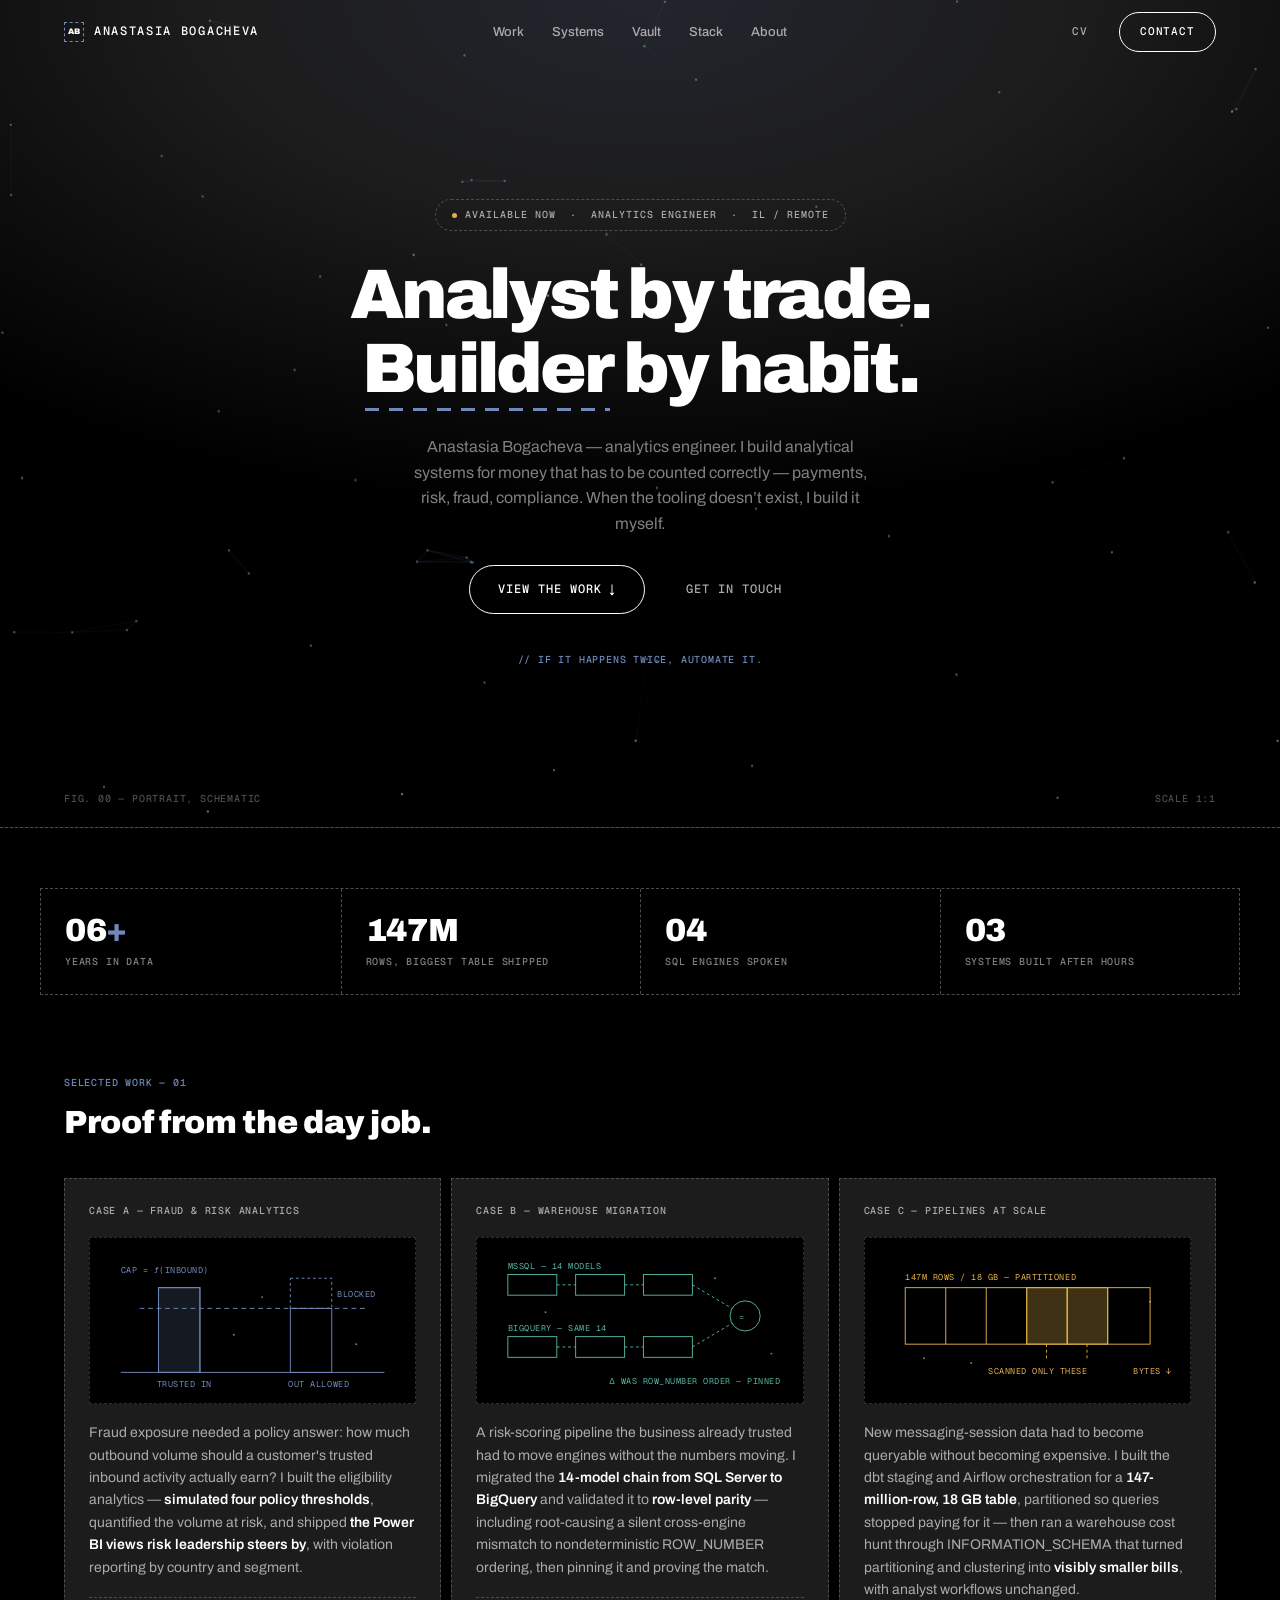
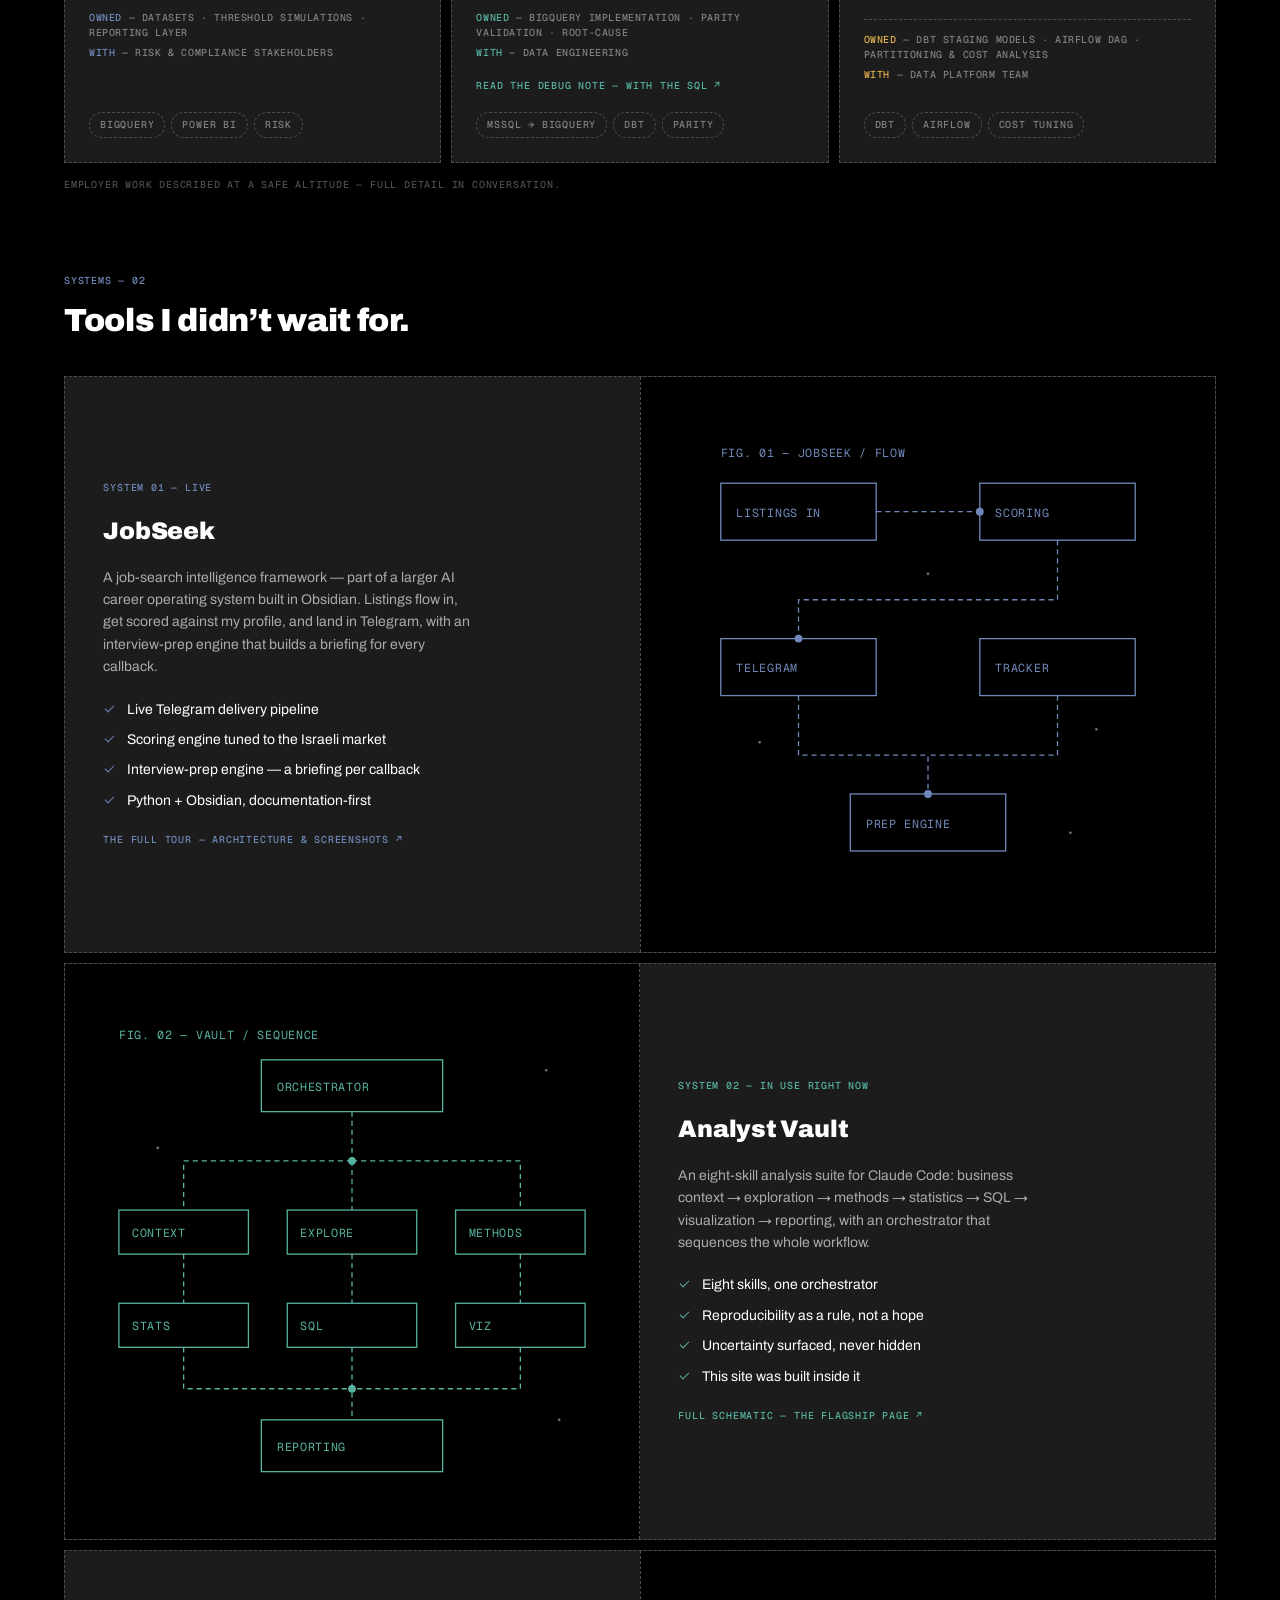
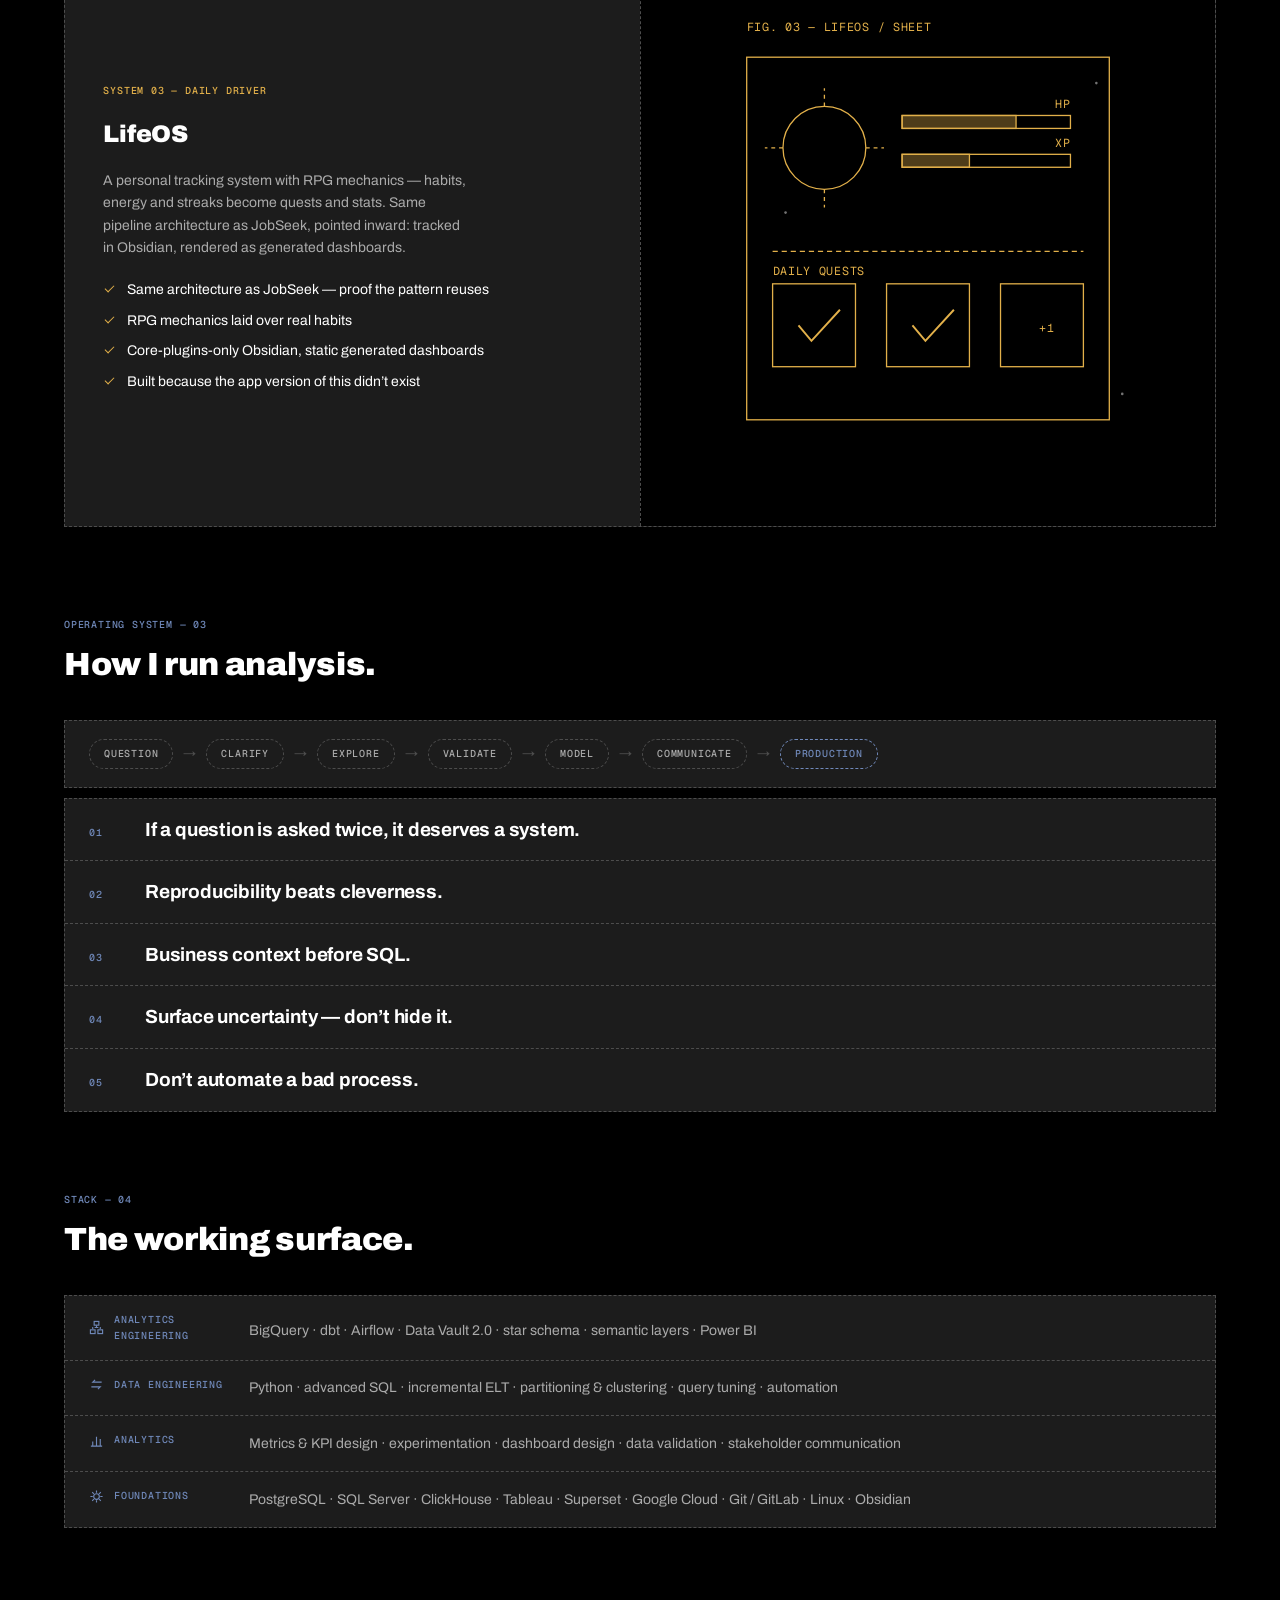
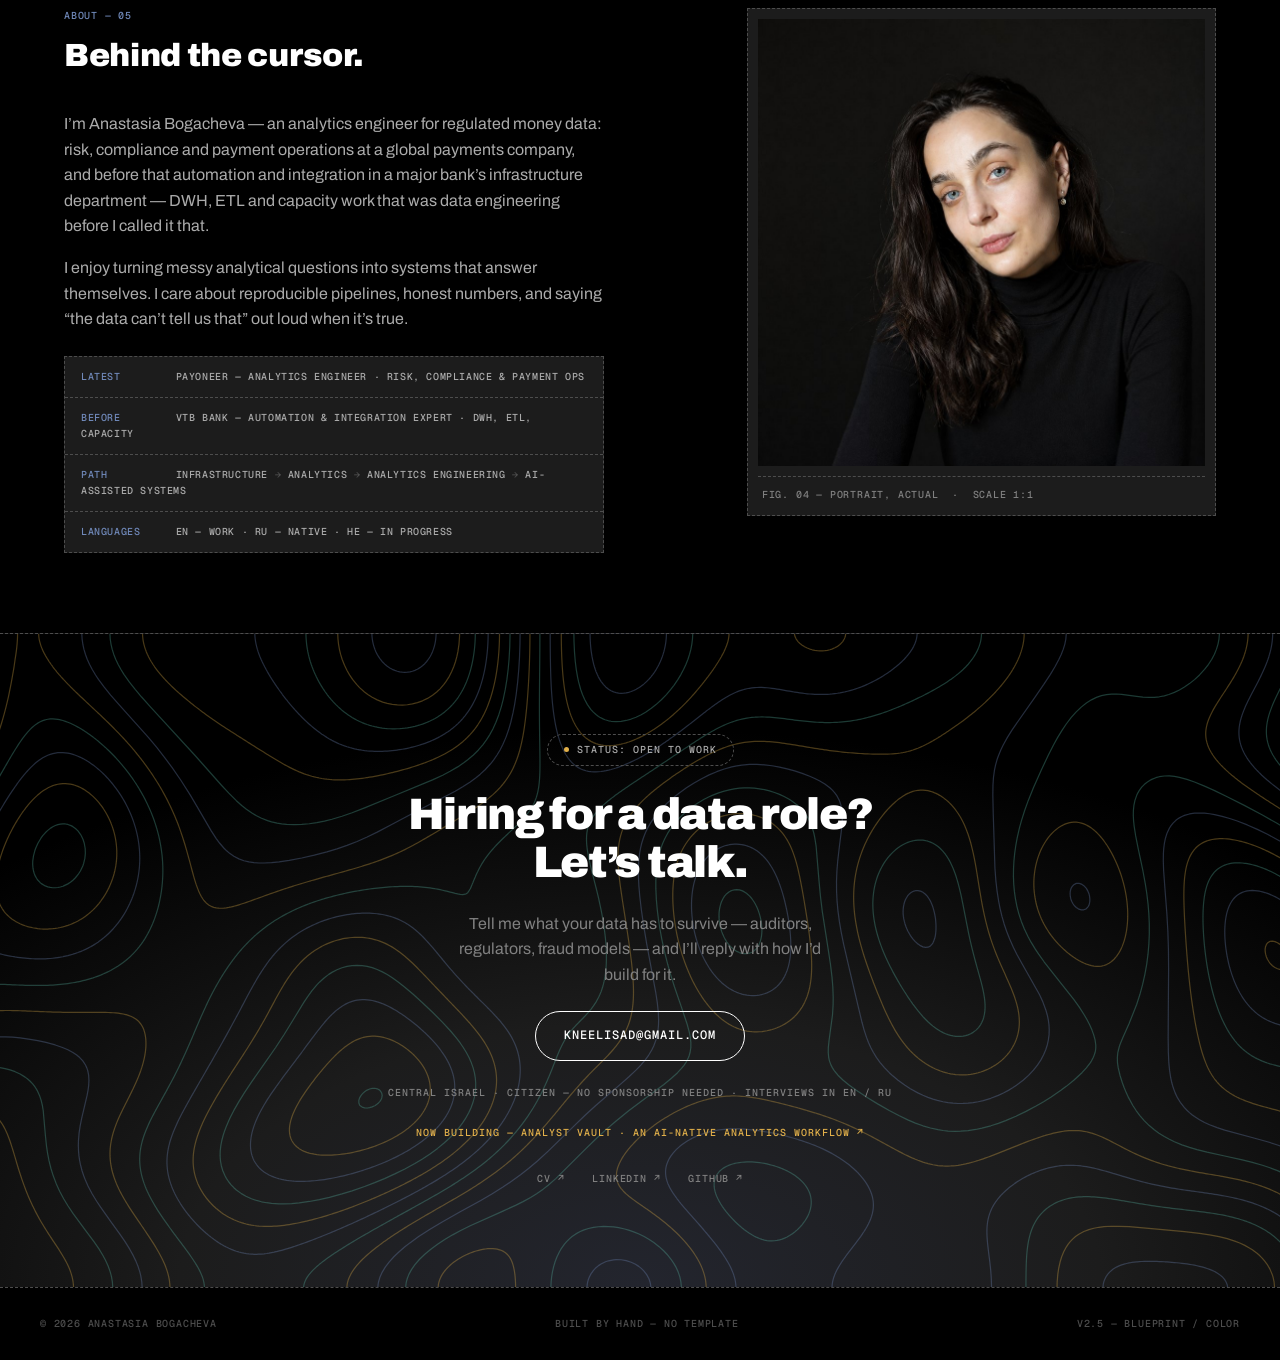
<file: index.html>
<!DOCTYPE html>
<html lang="en">
<head>
  <!--
    Personal brand site — Anastasia Bogacheva, Analytics Engineer & Builder. v1.1
    Design language: "Index" blueprint style (styles.refero.design 7f8c0c07):
    near-black surfaces, 1px dashed containment borders, weight-900 display
    type, monospace micro-labels, single periwinkle accent (#7089ba).
    Stack: static HTML + styles.css + script.js. No build step, no dependencies.
    v1.1: real professional record (Payoneer / VTB), three real case studies,
    portrait in About, live LinkedIn + GitHub links.
  -->
  <meta charset="UTF-8">
  <meta name="viewport" content="width=device-width, initial-scale=1.0">
  <title>Anastasia Bogacheva — Analytics Engineer · Risk, Fraud &amp; Payments Data</title>
  <meta name="description" content="Anastasia Bogacheva — Analytics Engineer for risk, fraud, compliance and payments data. BigQuery, dbt, Airflow, Power BI — data that survives audits. Available for data roles, Israel / remote.">
  <meta property="og:title" content="Anastasia Bogacheva — Analytics Engineer · Risk, Fraud & Payments Data">
  <meta property="og:description" content="I build analytical systems for money that has to be counted correctly — payments, risk, compliance. Data that survives audits.">
  <meta property="og:type" content="website">
  <meta property="og:url" content="https://aaaanastasia.github.io/">
  <meta property="og:image" content="https://aaaanastasia.github.io/assets/og-card.png">
  <meta property="og:image:width" content="1200">
  <meta property="og:image:height" content="630">
  <meta name="twitter:card" content="summary_large_image">
  <!-- structured data: who this site is about -->
  <script type="application/ld+json">
  {
    "@context": "https://schema.org",
    "@type": "Person",
    "name": "Anastasia Bogacheva",
    "jobTitle": "Analytics Engineer",
    "description": "Analytics engineer designing analytical systems — BigQuery, dbt, Airflow, Power BI; payments, risk and compliance analytics.",
    "url": "https://aaaanastasia.github.io/",
    "image": "https://aaaanastasia.github.io/assets/portrait.jpg",
    "sameAs": [
      "https://www.linkedin.com/in/aanastasia-bogacheva/",
      "https://github.com/Aaaanastasia"
    ],
    "address": { "@type": "PostalAddress", "addressCountry": "IL" },
    "knowsAbout": ["Analytics Engineering", "BigQuery", "dbt", "Airflow", "Power BI", "SQL", "Data Modeling", "Fraud Analytics", "Risk Analytics"]
  }
  </script>
  <!-- Favicon: periwinkle annotation square, inline so the site stays a single folder -->
  <link rel="icon" href="data:image/svg+xml,%3Csvg xmlns='http://www.w3.org/2000/svg' viewBox='0 0 32 32'%3E%3Crect width='32' height='32' fill='%23000'/%3E%3Crect x='8' y='8' width='16' height='16' fill='none' stroke='%237089ba' stroke-width='2' stroke-dasharray='3 2'/%3E%3C/svg%3E">
  <!-- Type: Archivo (variable, up to 900 — stands in for Raveo) + Geist Mono for micro-labels -->
  <link rel="preconnect" href="https://fonts.googleapis.com">
  <link rel="preconnect" href="https://fonts.gstatic.com" crossorigin>
  <link href="https://fonts.googleapis.com/css2?family=Archivo:ital,wght@0,100..900;1,100..900&family=Geist+Mono:wght@400;500&display=swap" rel="stylesheet">
  <link rel="stylesheet" href="styles.css">
</head>
<body>

  <a class="skip-link" href="#work">Skip to content</a>

  <!-- ============ NAV — transparent over hero, solid black on scroll ============ -->
  <header class="nav" id="nav">
    <div class="nav__inner">
      <a class="nav__logo" href="#top">
        <span class="nav__logo-mark" aria-hidden="true">AB</span>
        ANASTASIA&nbsp;BOGACHEVA
      </a>
      <nav class="nav__links" aria-label="Sections">
        <a href="#work">Work</a>
        <a href="#systems">Systems</a>
        <a href="vault.html">Vault</a>
        <a href="#stack">Stack</a>
        <a href="#about">About</a>
      </nav>
      <div class="nav__actions">
        <a class="btn btn--ghost" href="cv.html">CV</a>
        <a class="btn btn--outline" href="#contact">Contact</a>
      </div>
    </div>
  </header>

  <main id="top">

    <!-- ============ HERO — carbon surface, radial fade, centered stack ============ -->
    <section class="hero">
      <!-- live data-constellation background (script.js); decorative only -->
      <canvas class="hero__canvas" id="hero-canvas" aria-hidden="true"></canvas>
      <div class="hero__inner reveal">
        <span class="chip">
          <span class="chip__dot" aria-hidden="true"></span>
          AVAILABLE NOW&nbsp;&nbsp;·&nbsp;&nbsp;ANALYTICS ENGINEER&nbsp;&nbsp;·&nbsp;&nbsp;IL / REMOTE
        </span>
        <h1 class="hero__title">Analyst by trade.<br><span class="u-annotate">Builder</span> by&nbsp;habit.</h1>
        <p class="hero__sub">
          Anastasia Bogacheva — analytics engineer. I build analytical systems
          for money that has to be counted correctly — payments, risk, fraud,
          compliance. When the tooling doesn&rsquo;t exist, I build it myself.
        </p>
        <div class="hero__cta">
          <a class="btn btn--outline btn--lg" href="#work">View the work<span class="btn__arrow" aria-hidden="true">↓</span></a>
          <a class="btn btn--ghost btn--lg" href="mailto:kneelisad@gmail.com">Get in touch</a>
        </div>
        <p class="hero__rule mono">// IF IT HAPPENS TWICE, AUTOMATE IT.</p>
      </div>
      <!-- annotation coordinates, pure decoration; pairs with FIG. 04 in About -->
      <div class="hero__coords mono" aria-hidden="true">
        <span>FIG. 00 — PORTRAIT, SCHEMATIC</span>
        <span>SCALE 1:1</span>
      </div>
    </section>

    <!-- ============ METRICS STRIP — four dashed cells, all real numbers ============ -->
    <section class="metrics dashed-box reveal" aria-label="Key numbers">
      <div class="metrics__cell">
        <span class="metrics__num">06<span class="metrics__plus">+</span></span>
        <span class="metrics__label mono">YEARS IN DATA</span>
      </div>
      <div class="metrics__cell">
        <span class="metrics__num">147M</span>
        <span class="metrics__label mono">ROWS, BIGGEST TABLE SHIPPED</span>
      </div>
      <div class="metrics__cell">
        <span class="metrics__num">04</span>
        <span class="metrics__label mono">SQL ENGINES SPOKEN</span>
      </div>
      <div class="metrics__cell">
        <span class="metrics__num">03</span>
        <span class="metrics__label mono">SYSTEMS BUILT AFTER HOURS</span>
      </div>
    </section>

    <!-- ============ WORK — three real case studies, safe altitude ============ -->
    <section class="section" id="work">
      <div class="section__head reveal">
        <span class="mono section__index">SELECTED WORK — 01</span>
        <h2 class="section__title">Proof from the day&nbsp;job.</h2>
      </div>

      <div class="cases">
        <article class="case dashed-box reveal">
          <h3 class="mono case__tag">CASE A — FRAUD &amp; RISK ANALYTICS</h3>
          <!-- Schematic: outbound cap derived from trusted inbound volume -->
          <svg class="case__fig" viewBox="0 0 320 150" role="img" aria-label="Eligibility cap schematic">
            <g fill="none" stroke="currentColor" stroke-width="1">
              <line x1="20" y1="130" x2="300" y2="130"/>
              <rect x="60"  y="40" width="44" height="90"/>
              <rect x="60"  y="40" width="44" height="90" fill="currentColor" fill-opacity="0.18"/>
              <rect x="200" y="62" width="44" height="68"/>
              <rect x="200" y="30" width="44" height="32" stroke-dasharray="3 3"/>
              <line x1="40" y1="62" x2="280" y2="62" stroke-dasharray="5 4"/>
            </g>
            <g class="mono-svg" fill="currentColor">
              <text x="58"  y="145">TRUSTED IN</text>
              <text x="198" y="145">OUT ALLOWED</text>
              <text x="250" y="50">BLOCKED</text>
              <text x="20"  y="24">CAP = ƒ(INBOUND)</text>
            </g>
            <g fill="#ffffff" opacity="0.5">
              <circle cx="140" cy="90" r="1"/><circle cx="170" cy="50" r="1"/><circle cx="270" cy="100" r="1"/>
            </g>
          </svg>
          <p class="case__body">
            Fraud exposure needed a policy answer: how much outbound volume
            should a customer's trusted inbound activity actually earn?
            I built the eligibility analytics — <strong>simulated four policy
            thresholds</strong>, quantified the volume at risk, and shipped
            <strong>the Power BI views risk leadership steers by</strong>,
            with violation reporting by country and segment.
          </p>
          <div class="case__own mono">
            <span><span class="case__own-k">OWNED</span> — datasets · threshold simulations · reporting layer</span>
            <span><span class="case__own-k">WITH</span> — risk &amp; compliance stakeholders</span>
          </div>
          <div class="tags mono">
            <span>BIGQUERY</span><span>POWER BI</span><span>RISK</span>
          </div>
        </article>

        <article class="case dashed-box reveal accent-teal">
          <h3 class="mono case__tag">CASE B — WAREHOUSE MIGRATION</h3>
          <!-- Schematic: two engines, same chain, one row-order divergence -->
          <svg class="case__fig" viewBox="0 0 320 150" role="img" aria-label="Migration parity schematic">
            <g fill="none" stroke="currentColor" stroke-width="1">
              <rect x="20"  y="26" width="52" height="22"/>
              <rect x="92"  y="26" width="52" height="22"/>
              <rect x="164" y="26" width="52" height="22"/>
              <rect x="20"  y="92" width="52" height="22"/>
              <rect x="92"  y="92" width="52" height="22"/>
              <rect x="164" y="92" width="52" height="22"/>
              <line x1="72"  y1="37"  x2="92"  y2="37"  stroke-dasharray="3 3"/>
              <line x1="144" y1="37"  x2="164" y2="37"  stroke-dasharray="3 3"/>
              <line x1="72"  y1="103" x2="92"  y2="103" stroke-dasharray="3 3"/>
              <line x1="144" y1="103" x2="164" y2="103" stroke-dasharray="3 3"/>
              <circle cx="272" cy="70" r="16"/>
              <line x1="216" y1="37"  x2="258" y2="62" stroke-dasharray="3 3"/>
              <line x1="216" y1="103" x2="258" y2="78" stroke-dasharray="3 3"/>
            </g>
            <g class="mono-svg" fill="currentColor">
              <text x="20"  y="20">MSSQL — 14 MODELS</text>
              <text x="20"  y="86">BIGQUERY — SAME 14</text>
              <text x="266" y="74">=</text>
              <text x="128" y="142">Δ WAS ROW_NUMBER ORDER — PINNED</text>
            </g>
            <g fill="#ffffff" opacity="0.5">
              <circle cx="240" cy="30" r="1"/><circle cx="300" cy="110" r="1"/><circle cx="60" cy="66" r="1"/>
            </g>
          </svg>
          <p class="case__body">
            A risk-scoring pipeline the business already trusted had to move
            engines without the numbers moving. I migrated the
            <strong>14-model chain from SQL Server to BigQuery</strong> and
            validated it to <strong>row-level parity</strong> — including
            root-causing a silent cross-engine mismatch to nondeterministic
            ROW_NUMBER ordering, then pinning it and proving the match.
          </p>
          <div class="case__own mono">
            <span><span class="case__own-k">OWNED</span> — BigQuery implementation · parity validation · root-cause</span>
            <span><span class="case__own-k">WITH</span> — data engineering</span>
          </div>
          <a class="case__link mono" href="notes/row-number-parity.html">READ THE DEBUG NOTE — WITH THE SQL ↗</a>
          <div class="tags mono">
            <span>MSSQL → BIGQUERY</span><span>DBT</span><span>PARITY</span>
          </div>
        </article>

        <article class="case dashed-box reveal accent-amber">
          <h3 class="mono case__tag">CASE C — PIPELINES AT SCALE</h3>
          <!-- Schematic: partitioned table, only two partitions scanned -->
          <svg class="case__fig" viewBox="0 0 320 150" role="img" aria-label="Partition pruning schematic">
            <g fill="none" stroke="currentColor" stroke-width="1">
              <rect x="30" y="40" width="260" height="60"/>
              <line x1="73"  y1="40" x2="73"  y2="100"/>
              <line x1="116" y1="40" x2="116" y2="100"/>
              <line x1="159" y1="40" x2="159" y2="100"/>
              <line x1="202" y1="40" x2="202" y2="100"/>
              <line x1="245" y1="40" x2="245" y2="100"/>
              <rect x="159" y="40" width="43" height="60" fill="currentColor" fill-opacity="0.28"/>
              <rect x="202" y="40" width="43" height="60" fill="currentColor" fill-opacity="0.28"/>
              <line x1="180" y1="100" x2="180" y2="118" stroke-dasharray="3 3"/>
              <line x1="223" y1="100" x2="223" y2="118" stroke-dasharray="3 3"/>
            </g>
            <g class="mono-svg" fill="currentColor">
              <text x="30"  y="32">147M ROWS / 18 GB — PARTITIONED</text>
              <text x="118" y="132">SCANNED ONLY THESE</text>
              <text x="272" y="132">BYTES ↓</text>
            </g>
            <g fill="#ffffff" opacity="0.5">
              <circle cx="50" cy="115" r="1"/><circle cx="290" cy="55" r="1"/><circle cx="100" cy="120" r="1"/>
            </g>
          </svg>
          <p class="case__body">
            New messaging-session data had to become queryable without
            becoming expensive. I built the dbt staging and Airflow
            orchestration for a <strong>147-million-row, 18&nbsp;GB table</strong>,
            partitioned so queries stopped paying for it — then ran a
            warehouse cost hunt through INFORMATION_SCHEMA that turned
            partitioning and clustering into <strong>visibly smaller bills</strong>,
            with analyst workflows unchanged.
          </p>
          <div class="case__own mono">
            <span><span class="case__own-k">OWNED</span> — dbt staging models · Airflow DAG · partitioning &amp; cost analysis</span>
            <span><span class="case__own-k">WITH</span> — data platform team</span>
          </div>
          <div class="tags mono">
            <span>DBT</span><span>AIRFLOW</span><span>COST TUNING</span>
          </div>
        </article>
      </div>

      <p class="mono section__footnote reveal">EMPLOYER WORK DESCRIBED AT A SAFE ALTITUDE — FULL DETAIL IN CONVERSATION.</p>
    </section>

    <!-- ============ SYSTEMS — the three self-built tools, split panels ============ -->
    <section class="section" id="systems">
      <div class="section__head reveal">
        <span class="mono section__index">SYSTEMS — 02</span>
        <h2 class="section__title">Tools I didn&rsquo;t wait&nbsp;for.</h2>
      </div>

      <!-- SYSTEM 01 — JobSeek -->
      <article class="panel dashed-box reveal">
        <div class="panel__text">
          <span class="mono panel__tag">SYSTEM 01 — LIVE</span>
          <h3 class="panel__title">JobSeek</h3>
          <p class="panel__body">
            A job-search intelligence framework — part of a larger AI career
            operating system built in Obsidian. Listings flow in, get scored
            against my profile, and land in Telegram, with an interview-prep
            engine that builds a briefing for every callback.
          </p>
          <ul class="checks">
            <li>Live Telegram delivery pipeline</li>
            <li>Scoring engine tuned to the Israeli market</li>
            <li>Interview-prep engine — a briefing per callback</li>
            <li>Python + Obsidian, documentation-first</li>
          </ul>
          <a class="panel__link mono" href="jobseek.html">THE FULL TOUR — ARCHITECTURE &amp; SCREENSHOTS ↗</a>
        </div>
        <div class="panel__fig">
          <!-- Schematic: intake → score → telegram → prep pipeline -->
          <svg viewBox="0 0 400 400" role="img" aria-label="JobSeek pipeline schematic">
            <g fill="none" stroke="currentColor" stroke-width="1">
              <rect x="40"  y="60"  width="120" height="44"/>
              <rect x="240" y="60"  width="120" height="44"/>
              <rect x="40"  y="180" width="120" height="44"/>
              <rect x="240" y="180" width="120" height="44"/>
              <rect x="140" y="300" width="120" height="44"/>
              <path d="M160 82 H240" stroke-dasharray="4 3"/>
              <path d="M300 104 V150 H100 V180" stroke-dasharray="4 3"/>
              <path d="M100 224 V270 H200 V300" stroke-dasharray="4 3"/>
              <path d="M300 224 V270 H200" stroke-dasharray="4 3"/>
              <circle cx="240" cy="82"  r="2.5" fill="currentColor"/>
              <circle cx="100" cy="180" r="2.5" fill="currentColor"/>
              <circle cx="200" cy="300" r="2.5" fill="currentColor"/>
            </g>
            <g class="mono-svg" fill="currentColor">
              <text x="52"  y="86">LISTINGS IN</text>
              <text x="252" y="86">SCORING</text>
              <text x="52"  y="206">TELEGRAM</text>
              <text x="252" y="206">TRACKER</text>
              <text x="152" y="326">PREP ENGINE</text>
              <text x="40"  y="40">FIG. 01 — JOBSEEK / FLOW</text>
            </g>
            <g fill="#ffffff" opacity="0.45">
              <circle cx="200" cy="130" r="1"/><circle cx="330" cy="250" r="1"/>
              <circle cx="70"  cy="260" r="1"/><circle cx="310" cy="330" r="1"/>
            </g>
          </svg>
        </div>
      </article>

      <!-- SYSTEM 02 — Analyst Vault (figure on the left on desktop) -->
      <article class="panel panel--flip dashed-box reveal accent-teal">
        <div class="panel__text">
          <span class="mono panel__tag">SYSTEM 02 — IN USE RIGHT NOW</span>
          <h3 class="panel__title">Analyst Vault</h3>
          <p class="panel__body">
            An eight-skill analysis suite for Claude Code: business context →
            exploration → methods → statistics → SQL → visualization → reporting,
            with an orchestrator that sequences the whole workflow.
          </p>
          <ul class="checks">
            <li>Eight skills, one orchestrator</li>
            <li>Reproducibility as a rule, not a hope</li>
            <li>Uncertainty surfaced, never hidden</li>
            <li>This site was built inside it</li>
          </ul>
          <a class="panel__link mono" href="vault.html">FULL SCHEMATIC — THE FLAGSHIP PAGE ↗</a>
        </div>
        <div class="panel__fig">
          <!-- Schematic: orchestrator fanning out to skill nodes -->
          <svg viewBox="0 0 400 400" role="img" aria-label="Analyst Vault orchestration schematic">
            <g fill="none" stroke="currentColor" stroke-width="1">
              <rect x="130" y="52" width="140" height="40"/>
              <path d="M200 92 V130" stroke-dasharray="4 3"/>
              <path d="M200 130 H70  V168" stroke-dasharray="4 3"/>
              <path d="M200 130 H330 V168" stroke-dasharray="4 3"/>
              <path d="M200 130 V168" stroke-dasharray="4 3"/>
              <rect x="20"  y="168" width="100" height="34"/>
              <rect x="150" y="168" width="100" height="34"/>
              <rect x="280" y="168" width="100" height="34"/>
              <path d="M70 202 V240 M200 202 V240 M330 202 V240" stroke-dasharray="4 3"/>
              <rect x="20"  y="240" width="100" height="34"/>
              <rect x="150" y="240" width="100" height="34"/>
              <rect x="280" y="240" width="100" height="34"/>
              <path d="M70 274 V306 H200 M330 274 V306 H200 M200 274 V330" stroke-dasharray="4 3"/>
              <rect x="130" y="330" width="140" height="40"/>
              <circle cx="200" cy="130" r="2.5" fill="currentColor"/>
              <circle cx="200" cy="306" r="2.5" fill="currentColor"/>
            </g>
            <g class="mono-svg" fill="currentColor">
              <text x="142" y="76">ORCHESTRATOR</text>
              <text x="30"  y="189">CONTEXT</text>
              <text x="160" y="189">EXPLORE</text>
              <text x="290" y="189">METHODS</text>
              <text x="30"  y="261">STATS</text>
              <text x="160" y="261">SQL</text>
              <text x="290" y="261">VIZ</text>
              <text x="142" y="354">REPORTING</text>
              <text x="20"  y="36">FIG. 02 — VAULT / SEQUENCE</text>
            </g>
            <g fill="#ffffff" opacity="0.45">
              <circle cx="350" cy="60" r="1"/><circle cx="50" cy="120" r="1"/><circle cx="360" cy="330" r="1"/>
            </g>
          </svg>
        </div>
      </article>

      <!-- SYSTEM 03 — LifeOS -->
      <article class="panel dashed-box reveal accent-amber">
        <div class="panel__text">
          <span class="mono panel__tag">SYSTEM 03 — DAILY DRIVER</span>
          <h3 class="panel__title">LifeOS</h3>
          <p class="panel__body">
            A personal tracking system with RPG mechanics — habits, energy and
            streaks become quests and stats. Same pipeline architecture as
            JobSeek, pointed inward: tracked in Obsidian, rendered as generated
            dashboards.
          </p>
          <ul class="checks">
            <li>Same architecture as JobSeek — proof the pattern reuses</li>
            <li>RPG mechanics laid over real habits</li>
            <li>Core-plugins-only Obsidian, static generated dashboards</li>
            <li>Built because the app version of this didn&rsquo;t exist</li>
          </ul>
        </div>
        <div class="panel__fig">
          <!-- Schematic: character sheet with stat bars -->
          <svg viewBox="0 0 400 400" role="img" aria-label="LifeOS character sheet schematic">
            <g fill="none" stroke="currentColor" stroke-width="1">
              <rect x="60" y="60" width="280" height="280"/>
              <circle cx="120" cy="130" r="32"/>
              <path d="M120 98 v-14 M120 162 v14 M88 130 h-14 M152 130 h14" stroke-dasharray="3 3"/>
              <rect x="180" y="105" width="130" height="10"/>
              <rect x="180" y="105" width="88"  height="10" fill="currentColor" fill-opacity="0.35"/>
              <rect x="180" y="135" width="130" height="10"/>
              <rect x="180" y="135" width="52"  height="10" fill="currentColor" fill-opacity="0.35"/>
              <line x1="80"  y1="210" x2="320" y2="210" stroke-dasharray="4 3"/>
              <rect x="80"  y="235" width="64" height="64"/>
              <rect x="168" y="235" width="64" height="64"/>
              <rect x="256" y="235" width="64" height="64"/>
              <path d="M100 267 l10 12 l22 -24" stroke-width="1.5"/>
              <path d="M188 267 l10 12 l22 -24" stroke-width="1.5"/>
            </g>
            <g class="mono-svg" fill="currentColor">
              <text x="310" y="99"  text-anchor="end">HP</text>
              <text x="310" y="129" text-anchor="end">XP</text>
              <text x="80"  y="228">DAILY QUESTS</text>
              <text x="60"  y="40">FIG. 03 — LIFEOS / SHEET</text>
              <text x="286" y="272">+1</text>
            </g>
            <g fill="#ffffff" opacity="0.45">
              <circle cx="330" cy="80" r="1"/><circle cx="90" cy="180" r="1"/><circle cx="350" cy="320" r="1"/>
            </g>
          </svg>
        </div>
      </article>
    </section>

    <!-- ============ OPERATING SYSTEM — process + principles ============ -->
    <section class="section" id="principles">
      <div class="section__head reveal">
        <span class="mono section__index">OPERATING SYSTEM — 03</span>
        <h2 class="section__title">How I run analysis.</h2>
      </div>
      <div class="pipeline dashed-box reveal" role="img" aria-label="Working process from question to production">
        <span class="pipeline__step mono">QUESTION</span><span class="pipeline__arrow" aria-hidden="true">→</span>
        <span class="pipeline__step mono">CLARIFY</span><span class="pipeline__arrow" aria-hidden="true">→</span>
        <span class="pipeline__step mono">EXPLORE</span><span class="pipeline__arrow" aria-hidden="true">→</span>
        <span class="pipeline__step mono">VALIDATE</span><span class="pipeline__arrow" aria-hidden="true">→</span>
        <span class="pipeline__step mono">MODEL</span><span class="pipeline__arrow" aria-hidden="true">→</span>
        <span class="pipeline__step mono">COMMUNICATE</span><span class="pipeline__arrow" aria-hidden="true">→</span>
        <span class="pipeline__step pipeline__step--end mono">PRODUCTION</span>
      </div>
      <ol class="principles dashed-box reveal">
        <li class="principles__row">
          <span class="mono principles__idx">01</span>
          <p>If a question is asked twice, it deserves a system.</p>
        </li>
        <li class="principles__row">
          <span class="mono principles__idx">02</span>
          <p>Reproducibility beats cleverness.</p>
        </li>
        <li class="principles__row">
          <span class="mono principles__idx">03</span>
          <p>Business context before SQL.</p>
        </li>
        <li class="principles__row">
          <span class="mono principles__idx">04</span>
          <p>Surface uncertainty — don&rsquo;t hide it.</p>
        </li>
        <li class="principles__row">
          <span class="mono principles__idx">05</span>
          <p>Don&rsquo;t automate a bad process.</p>
        </li>
      </ol>
    </section>

    <!-- ============ STACK — dense dashed-divider list, the real toolkit ============ -->
    <section class="section" id="stack">
      <div class="section__head reveal">
        <span class="mono section__index">STACK — 04</span>
        <h2 class="section__title">The working&nbsp;surface.</h2>
      </div>
      <div class="stack dashed-box reveal">
        <div class="stack__row">
          <span class="mono stack__key"><svg viewBox="0 0 16 16" fill="none" stroke-width="1.2" aria-hidden="true"><rect x="5.5" y="1.5" width="5" height="4"/><rect x="1.5" y="10.5" width="5" height="4"/><rect x="9.5" y="10.5" width="5" height="4"/><path d="M8 5.5V8M8 8H4v2.5M8 8h4v2.5" stroke-dasharray="2 1.6"/></svg>ANALYTICS ENGINEERING</span>
          <span class="stack__val">BigQuery · dbt · Airflow · Data Vault 2.0 · star schema · semantic layers · Power BI</span>
        </div>
        <div class="stack__row">
          <span class="mono stack__key"><svg viewBox="0 0 16 16" fill="none" stroke-width="1.2" aria-hidden="true"><path d="M13.5 5.5H4l2.5-2.5M2.5 10.5H12L9.5 13"/></svg>DATA ENGINEERING</span>
          <span class="stack__val">Python · advanced SQL · incremental ELT · partitioning &amp; clustering · query tuning · automation</span>
        </div>
        <div class="stack__row">
          <span class="mono stack__key"><svg viewBox="0 0 16 16" fill="none" stroke-width="1.2" aria-hidden="true"><path d="M2 14h12M4 14V9M8 14V4M12 14V6.5"/></svg>ANALYTICS</span>
          <span class="stack__val">Metrics &amp; KPI design · experimentation · dashboard design · data validation · stakeholder communication</span>
        </div>
        <div class="stack__row">
          <span class="mono stack__key"><svg viewBox="0 0 16 16" fill="none" stroke-width="1.2" aria-hidden="true"><circle cx="8" cy="8" r="3"/><path d="M8 1.5V4M8 12v2.5M1.5 8H4M12 8h2.5M3.4 3.4l1.8 1.8M10.8 10.8l1.8 1.8M12.6 3.4l-1.8 1.8M5.2 10.8l-1.8 1.8"/></svg>FOUNDATIONS</span>
          <span class="stack__val">PostgreSQL · SQL Server · ClickHouse · Tableau · Superset · Google Cloud · Git / GitLab · Linux · Obsidian</span>
        </div>
      </div>
    </section>

    <!-- ============ ABOUT — story left, portrait right ============ -->
    <section class="section" id="about">
      <div class="about">
        <div class="about__main">
          <div class="section__head reveal">
            <span class="mono section__index">ABOUT — 05</span>
            <h2 class="section__title">Behind the&nbsp;cursor.</h2>
          </div>
          <div class="about__text reveal">
            <p>
              I&rsquo;m Anastasia Bogacheva — an analytics engineer for
              regulated money data: risk, compliance and payment operations
              at a global payments company, and before that automation and
              integration in a major bank&rsquo;s infrastructure department —
              DWH, ETL and capacity work that was data engineering before
              I called it that.
            </p>
            <p>
              I enjoy turning messy analytical questions into systems that
              answer themselves. I care about reproducible pipelines, honest
              numbers, and saying &ldquo;the data can&rsquo;t tell us
              that&rdquo; out loud when it&rsquo;s true.
            </p>
            <div class="track dashed-box">
              <div class="track__row mono"><span class="track__key">LATEST</span> PAYONEER — ANALYTICS ENGINEER · RISK, COMPLIANCE &amp; PAYMENT OPS</div>
              <div class="track__row mono"><span class="track__key">BEFORE</span> VTB BANK — AUTOMATION &amp; INTEGRATION EXPERT · DWH, ETL, CAPACITY</div>
              <div class="track__row mono"><span class="track__key">PATH</span> INFRASTRUCTURE <span class="track__arrow">→</span> ANALYTICS <span class="track__arrow">→</span> ANALYTICS ENGINEERING <span class="track__arrow">→</span> AI-ASSISTED SYSTEMS</div>
              <div class="track__row mono"><span class="track__key">LANGUAGES</span> EN — WORK · RU — NATIVE · HE — IN PROGRESS</div>
            </div>
          </div>
        </div>
        <figure class="portrait dashed-box reveal">
          <img class="portrait__img" src="assets/portrait.jpg" alt="Anastasia Bogacheva — portrait" width="900" height="900" loading="lazy">
          <figcaption class="mono">FIG. 04 — PORTRAIT, ACTUAL&nbsp;&nbsp;·&nbsp;&nbsp;SCALE 1:1</figcaption>
        </figure>
      </div>
    </section>

    <!-- ============ CONTACT — carbon banner ============ -->
    <section class="contact" id="contact">
      <div class="contact__inner reveal">
        <span class="chip">
          <span class="chip__dot" aria-hidden="true"></span>
          STATUS: OPEN TO WORK
        </span>
        <h2 class="contact__title">Hiring for a data role?<br>Let&rsquo;s talk.</h2>
        <p class="contact__sub">
          Tell me what your data has to survive — auditors, regulators,
          fraud models — and I&rsquo;ll reply with how I&rsquo;d build for it.
        </p>
        <a class="btn btn--outline btn--lg" href="mailto:kneelisad@gmail.com">kneelisad@gmail.com</a>
        <p class="contact__meta mono">CENTRAL ISRAEL · CITIZEN — NO SPONSORSHIP NEEDED · INTERVIEWS IN EN / RU</p>
        <p class="contact__building mono"><a href="vault.html">NOW BUILDING — ANALYST VAULT · AN AI-NATIVE ANALYTICS WORKFLOW&nbsp;↗</a></p>
        <div class="contact__links mono">
          <a href="cv.html">CV&nbsp;↗</a>
          <a href="https://www.linkedin.com/in/aanastasia-bogacheva/" target="_blank" rel="noopener">LINKEDIN&nbsp;↗</a>
          <a href="https://github.com/Aaaanastasia" target="_blank" rel="noopener">GITHUB&nbsp;↗</a>
        </div>
      </div>
    </section>

  </main>

  <!-- ============ FOOTER ============ -->
  <footer class="footer">
    <div class="footer__inner mono">
      <span>© <span id="year">2026</span> ANASTASIA BOGACHEVA</span>
      <span class="footer__mid">BUILT BY HAND — NO TEMPLATE</span>
      <span>V2.5 — BLUEPRINT / COLOR</span>
    </div>
  </footer>

  <script src="script.js"></script>
</body>
</html>
</file>
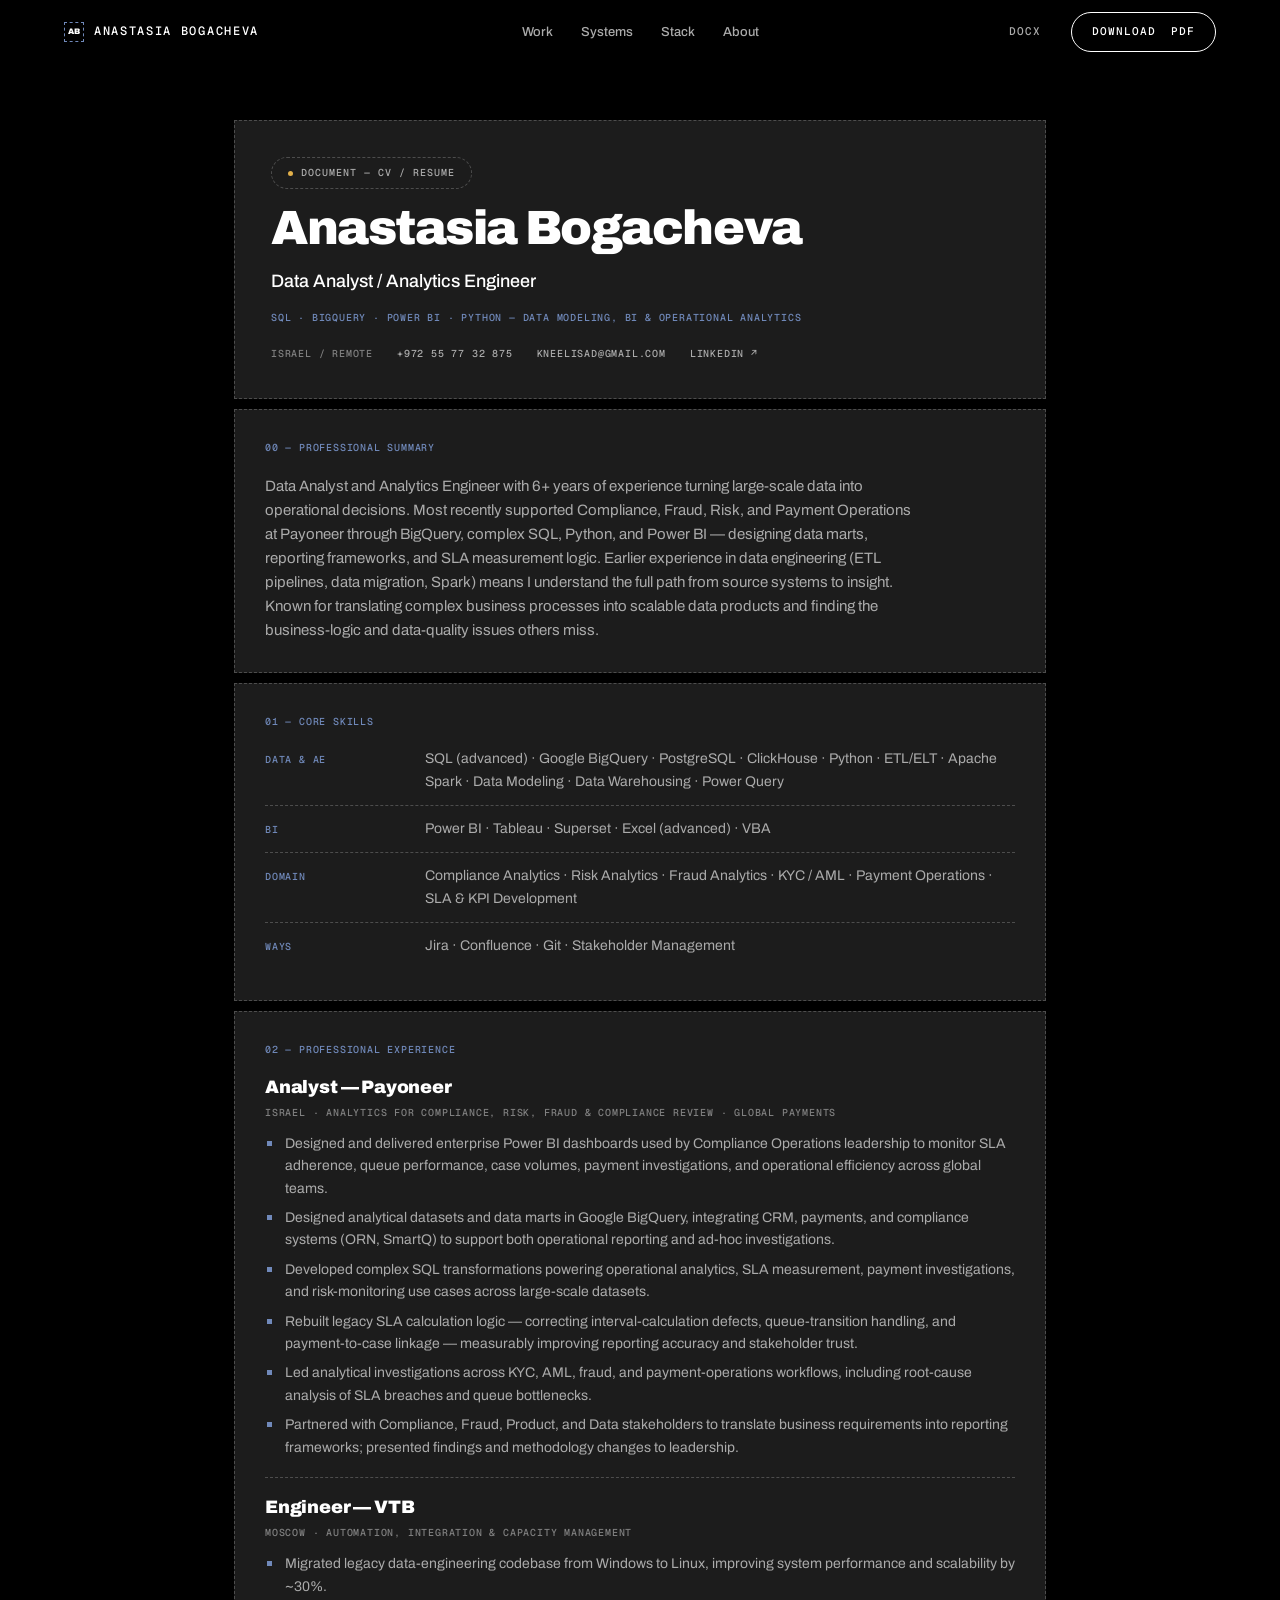
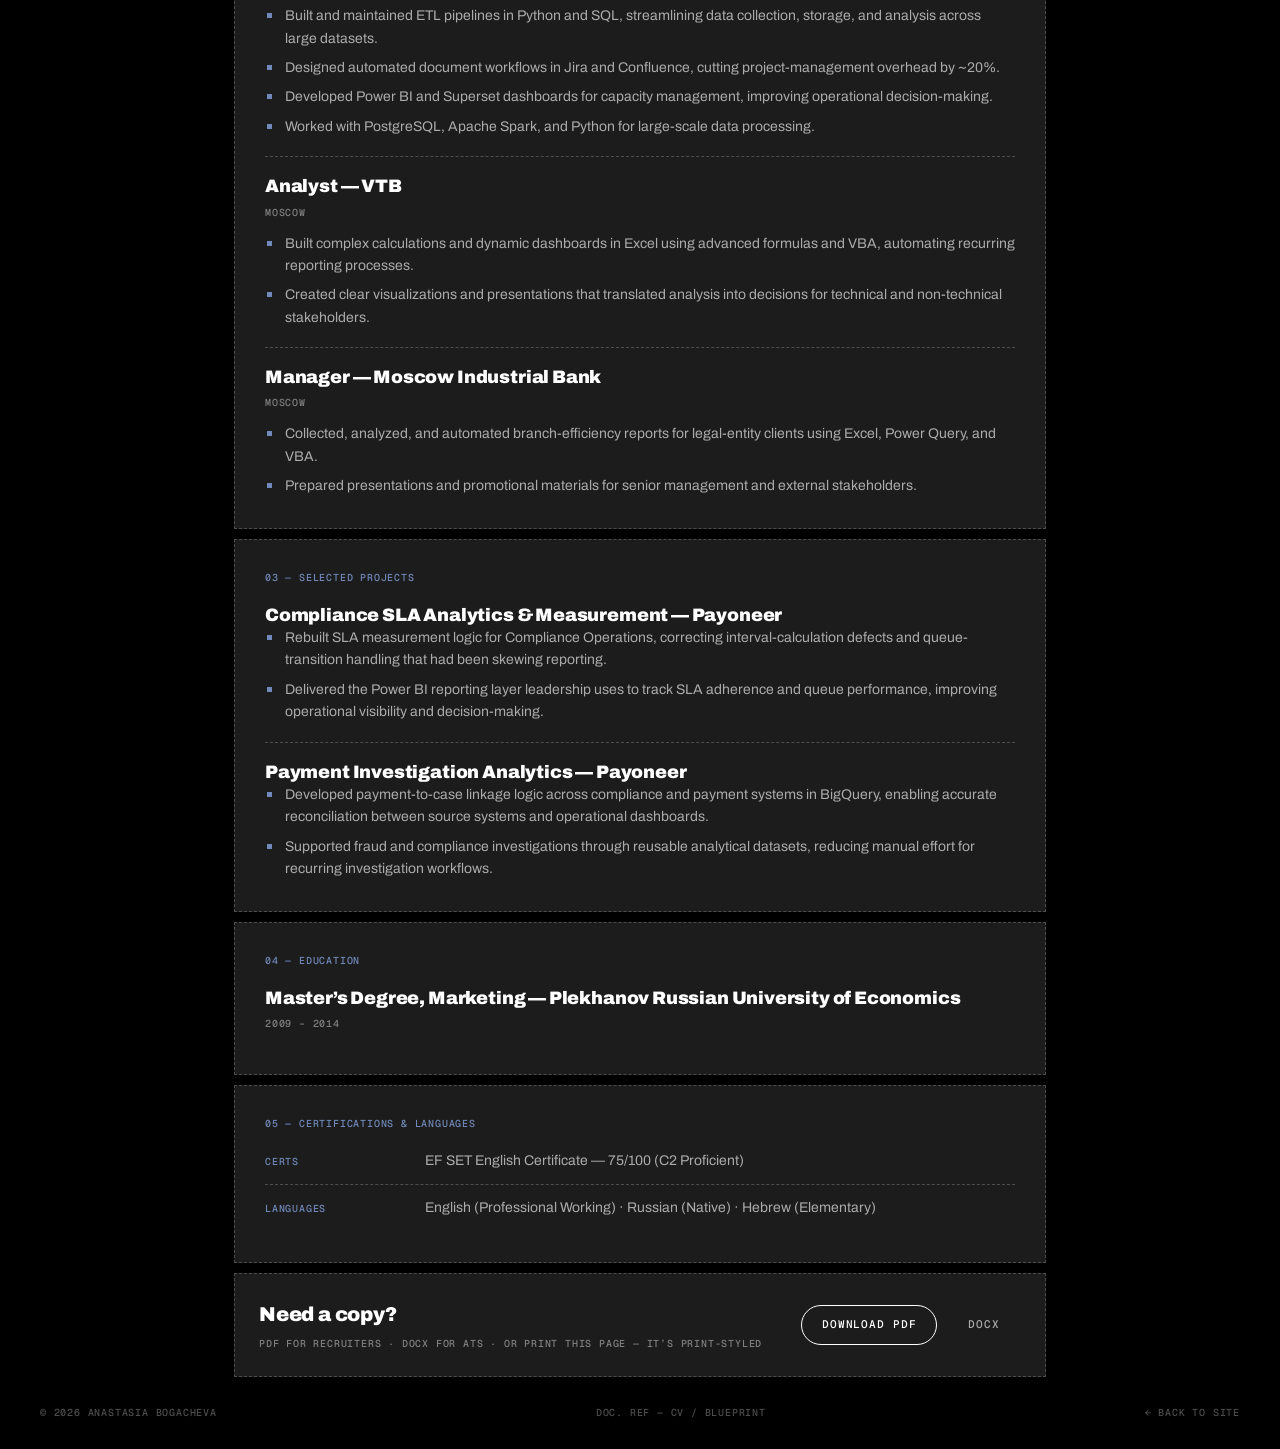
<file: cv.html>
<!DOCTYPE html>
<html lang="en">
<head>
  <!--
    CV page — Anastasia Bogacheva. Mirrors the .docx CV content 1:1 in the
    site's Index blueprint style. Downloads: assets/Anastasia_Bogacheva_CV.pdf
    (generated from the .docx via Word) and the .docx itself.
    Print-styled: printing this page yields a clean black-on-white CV.
  -->
  <meta charset="UTF-8">
  <meta name="viewport" content="width=device-width, initial-scale=1.0">
  <title>CV — Anastasia Bogacheva</title>
  <meta name="description" content="CV of Anastasia Bogacheva — Data Analyst / Analytics Engineer. SQL, BigQuery, Power BI, Python; compliance, risk and payment-operations analytics.">
  <link rel="icon" href="data:image/svg+xml,%3Csvg xmlns='http://www.w3.org/2000/svg' viewBox='0 0 32 32'%3E%3Crect width='32' height='32' fill='%23000'/%3E%3Crect x='8' y='8' width='16' height='16' fill='none' stroke='%237089ba' stroke-width='2' stroke-dasharray='3 2'/%3E%3C/svg%3E">
  <link rel="preconnect" href="https://fonts.googleapis.com">
  <link rel="preconnect" href="https://fonts.gstatic.com" crossorigin>
  <link href="https://fonts.googleapis.com/css2?family=Archivo:ital,wght@0,100..900;1,100..900&family=Geist+Mono:wght@400;500&display=swap" rel="stylesheet">
  <link rel="stylesheet" href="styles.css">
</head>
<body>

  <!-- ============ NAV — same chrome as index, actions swap to downloads ============ -->
  <header class="nav is-scrolled" id="nav">
    <div class="nav__inner">
      <a class="nav__logo" href="index.html">
        <span class="nav__logo-mark" aria-hidden="true">AB</span>
        ANASTASIA&nbsp;BOGACHEVA
      </a>
      <nav class="nav__links" aria-label="Sections">
        <a href="index.html#work">Work</a>
        <a href="index.html#systems">Systems</a>
        <a href="index.html#stack">Stack</a>
        <a href="index.html#about">About</a>
      </nav>
      <div class="nav__actions">
        <a class="btn btn--ghost" href="assets/Anastasia_Bogacheva_CV.docx" download>DOCX</a>
        <a class="btn btn--outline" href="assets/Anastasia_Bogacheva_CV.pdf" download><span class="hide-sm">Download&nbsp;</span>PDF</a>
      </div>
    </div>
  </header>

  <main class="cv-wrap" id="top">

    <!-- ============ CV HEADER ============ -->
    <section class="cv-head dashed-box reveal">
      <span class="chip">
        <span class="chip__dot" aria-hidden="true"></span>
        DOCUMENT — CV / RESUME
      </span>
      <h1 class="cv-name">Anastasia Bogacheva</h1>
      <p class="cv-role">Data Analyst / Analytics Engineer</p>
      <p class="cv-tagline mono">SQL · BIGQUERY · POWER BI · PYTHON — DATA MODELING, BI &amp; OPERATIONAL ANALYTICS</p>
      <div class="cv-contact mono">
        <span>ISRAEL / REMOTE</span>
        <a href="tel:+972557732875">+972 55 77 32 875</a>
        <a href="mailto:kneelisad@gmail.com">KNEELISAD@GMAIL.COM</a>
        <a href="https://www.linkedin.com/in/aanastasia-bogacheva/" target="_blank" rel="noopener">LINKEDIN ↗</a>
      </div>
    </section>

    <!-- ============ SUMMARY ============ -->
    <section class="cv-section dashed-box reveal">
      <span class="mono cv-section__label">00 — PROFESSIONAL SUMMARY</span>
      <p class="cv-text">
        Data Analyst and Analytics Engineer with 6+ years of experience turning
        large-scale data into operational decisions. Most recently supported
        Compliance, Fraud, Risk, and Payment Operations at Payoneer through
        BigQuery, complex SQL, Python, and Power BI — designing data marts,
        reporting frameworks, and SLA measurement logic. Earlier experience in
        data engineering (ETL pipelines, data migration, Spark) means I
        understand the full path from source systems to insight. Known for
        translating complex business processes into scalable data products and
        finding the business-logic and data-quality issues others miss.
      </p>
    </section>

    <!-- ============ CORE SKILLS — reuses the stack-row pattern ============ -->
    <section class="cv-section dashed-box reveal">
      <span class="mono cv-section__label">01 — CORE SKILLS</span>
      <div class="stack cv-stack">
        <div class="stack__row">
          <span class="mono stack__key">DATA &amp; AE</span>
          <span class="stack__val">SQL (advanced) · Google BigQuery · PostgreSQL · ClickHouse · Python · ETL/ELT · Apache Spark · Data Modeling · Data Warehousing · Power Query</span>
        </div>
        <div class="stack__row">
          <span class="mono stack__key">BI</span>
          <span class="stack__val">Power BI · Tableau · Superset · Excel (advanced) · VBA</span>
        </div>
        <div class="stack__row">
          <span class="mono stack__key">DOMAIN</span>
          <span class="stack__val">Compliance Analytics · Risk Analytics · Fraud Analytics · KYC / AML · Payment Operations · SLA &amp; KPI Development</span>
        </div>
        <div class="stack__row">
          <span class="mono stack__key">WAYS</span>
          <span class="stack__val">Jira · Confluence · Git · Stakeholder Management</span>
        </div>
      </div>
    </section>

    <!-- ============ EXPERIENCE ============ -->
    <section class="cv-section dashed-box reveal">
      <span class="mono cv-section__label">02 — PROFESSIONAL EXPERIENCE</span>

      <article class="cv-entry">
        <h2 class="cv-entry__role">Analyst — Payoneer</h2>
        <p class="cv-entry__meta mono">ISRAEL · ANALYTICS FOR COMPLIANCE, RISK, FRAUD &amp; COMPLIANCE REVIEW · GLOBAL PAYMENTS</p>
        <ul class="cv-bullets">
          <li>Designed and delivered enterprise Power BI dashboards used by Compliance Operations leadership to monitor SLA adherence, queue performance, case volumes, payment investigations, and operational efficiency across global teams.</li>
          <li>Designed analytical datasets and data marts in Google BigQuery, integrating CRM, payments, and compliance systems (ORN, SmartQ) to support both operational reporting and ad-hoc investigations.</li>
          <li>Developed complex SQL transformations powering operational analytics, SLA measurement, payment investigations, and risk-monitoring use cases across large-scale datasets.</li>
          <li>Rebuilt legacy SLA calculation logic — correcting interval-calculation defects, queue-transition handling, and payment-to-case linkage — measurably improving reporting accuracy and stakeholder trust.</li>
          <li>Led analytical investigations across KYC, AML, fraud, and payment-operations workflows, including root-cause analysis of SLA breaches and queue bottlenecks.</li>
          <li>Partnered with Compliance, Fraud, Product, and Data stakeholders to translate business requirements into reporting frameworks; presented findings and methodology changes to leadership.</li>
        </ul>
      </article>

      <article class="cv-entry">
        <h2 class="cv-entry__role">Engineer — VTB</h2>
        <p class="cv-entry__meta mono">MOSCOW · AUTOMATION, INTEGRATION &amp; CAPACITY MANAGEMENT</p>
        <ul class="cv-bullets">
          <li>Migrated legacy data-engineering codebase from Windows to Linux, improving system performance and scalability by ~30%.</li>
          <li>Built and maintained ETL pipelines in Python and SQL, streamlining data collection, storage, and analysis across large datasets.</li>
          <li>Designed automated document workflows in Jira and Confluence, cutting project-management overhead by ~20%.</li>
          <li>Developed Power BI and Superset dashboards for capacity management, improving operational decision-making.</li>
          <li>Worked with PostgreSQL, Apache Spark, and Python for large-scale data processing.</li>
        </ul>
      </article>

      <article class="cv-entry">
        <h2 class="cv-entry__role">Analyst — VTB</h2>
        <p class="cv-entry__meta mono">MOSCOW</p>
        <ul class="cv-bullets">
          <li>Built complex calculations and dynamic dashboards in Excel using advanced formulas and VBA, automating recurring reporting processes.</li>
          <li>Created clear visualizations and presentations that translated analysis into decisions for technical and non-technical stakeholders.</li>
        </ul>
      </article>

      <article class="cv-entry">
        <h2 class="cv-entry__role">Manager — Moscow Industrial Bank</h2>
        <p class="cv-entry__meta mono">MOSCOW</p>
        <ul class="cv-bullets">
          <li>Collected, analyzed, and automated branch-efficiency reports for legal-entity clients using Excel, Power Query, and VBA.</li>
          <li>Prepared presentations and promotional materials for senior management and external stakeholders.</li>
        </ul>
      </article>
    </section>

    <!-- ============ SELECTED PROJECTS ============ -->
    <section class="cv-section dashed-box reveal">
      <span class="mono cv-section__label">03 — SELECTED PROJECTS</span>

      <article class="cv-entry">
        <h2 class="cv-entry__role">Compliance SLA Analytics &amp; Measurement — Payoneer</h2>
        <ul class="cv-bullets">
          <li>Rebuilt SLA measurement logic for Compliance Operations, correcting interval-calculation defects and queue-transition handling that had been skewing reporting.</li>
          <li>Delivered the Power BI reporting layer leadership uses to track SLA adherence and queue performance, improving operational visibility and decision-making.</li>
        </ul>
      </article>

      <article class="cv-entry">
        <h2 class="cv-entry__role">Payment Investigation Analytics — Payoneer</h2>
        <ul class="cv-bullets">
          <li>Developed payment-to-case linkage logic across compliance and payment systems in BigQuery, enabling accurate reconciliation between source systems and operational dashboards.</li>
          <li>Supported fraud and compliance investigations through reusable analytical datasets, reducing manual effort for recurring investigation workflows.</li>
        </ul>
      </article>
    </section>

    <!-- ============ EDUCATION + CERTS ============ -->
    <section class="cv-section dashed-box reveal">
      <span class="mono cv-section__label">04 — EDUCATION</span>
      <article class="cv-entry">
        <h2 class="cv-entry__role">Master&rsquo;s Degree, Marketing — Plekhanov Russian University of Economics</h2>
        <p class="cv-entry__meta mono">2009 – 2014</p>
      </article>
    </section>

    <section class="cv-section dashed-box reveal">
      <span class="mono cv-section__label">05 — CERTIFICATIONS &amp; LANGUAGES</span>
      <div class="stack cv-stack">
        <div class="stack__row">
          <span class="mono stack__key">CERTS</span>
          <span class="stack__val">EF SET English Certificate — 75/100 (C2 Proficient)</span>
        </div>
        <div class="stack__row">
          <span class="mono stack__key">LANGUAGES</span>
          <span class="stack__val">English (Professional Working) · Russian (Native) · Hebrew (Elementary)</span>
        </div>
      </div>
    </section>

    <!-- ============ DOWNLOAD STRIP ============ -->
    <section class="cv-download dashed-box reveal">
      <div>
        <p class="cv-download__title">Need a copy?</p>
        <p class="mono cv-download__hint">PDF FOR RECRUITERS · DOCX FOR ATS · OR PRINT THIS PAGE — IT&rsquo;S PRINT-STYLED</p>
      </div>
      <div class="cv-download__actions">
        <a class="btn btn--outline" href="assets/Anastasia_Bogacheva_CV.pdf" download>Download PDF</a>
        <a class="btn btn--ghost" href="assets/Anastasia_Bogacheva_CV.docx" download>DOCX</a>
      </div>
    </section>

  </main>

  <!-- ============ FOOTER ============ -->
  <footer class="footer">
    <div class="footer__inner mono">
      <span>© <span id="year">2026</span> ANASTASIA BOGACHEVA</span>
      <span class="footer__mid">DOC. REF — CV / BLUEPRINT</span>
      <span><a href="index.html">← BACK TO SITE</a></span>
    </div>
  </footer>

  <script src="script.js"></script>
</body>
</html>
</file>
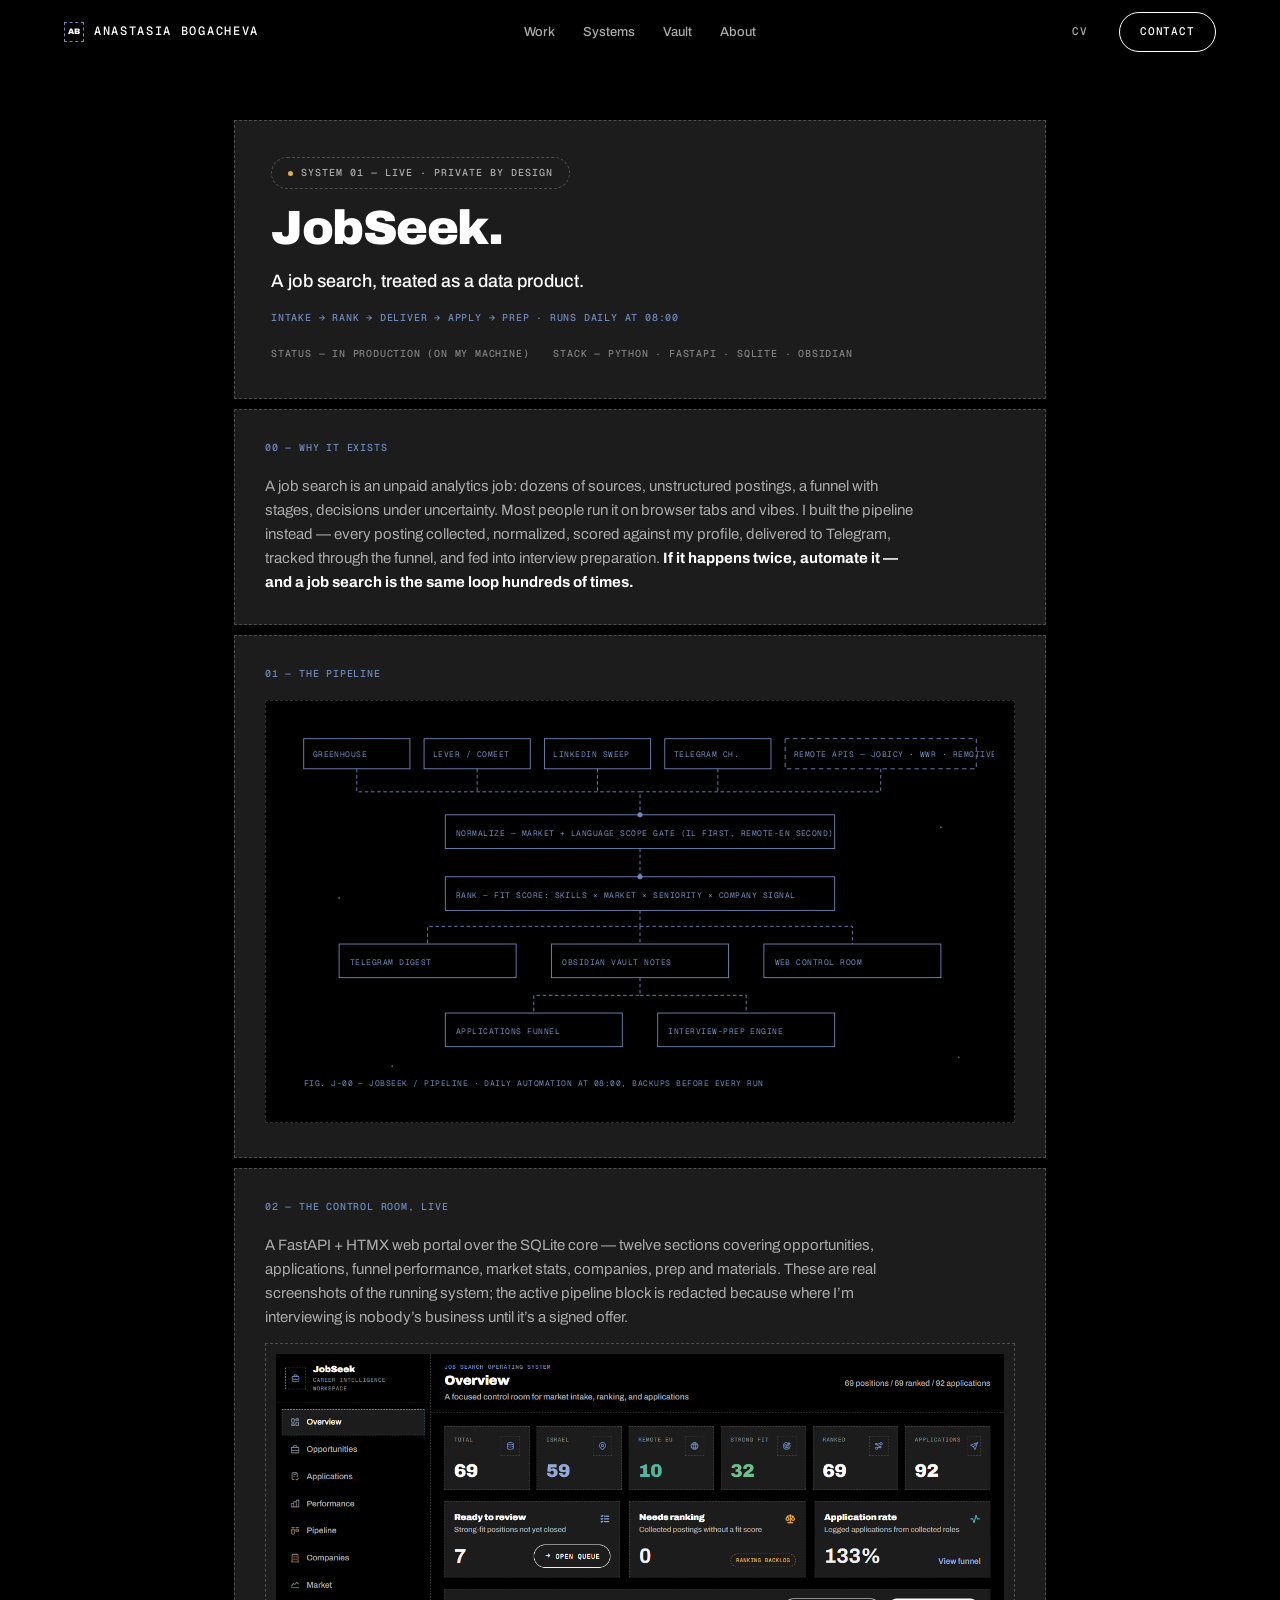
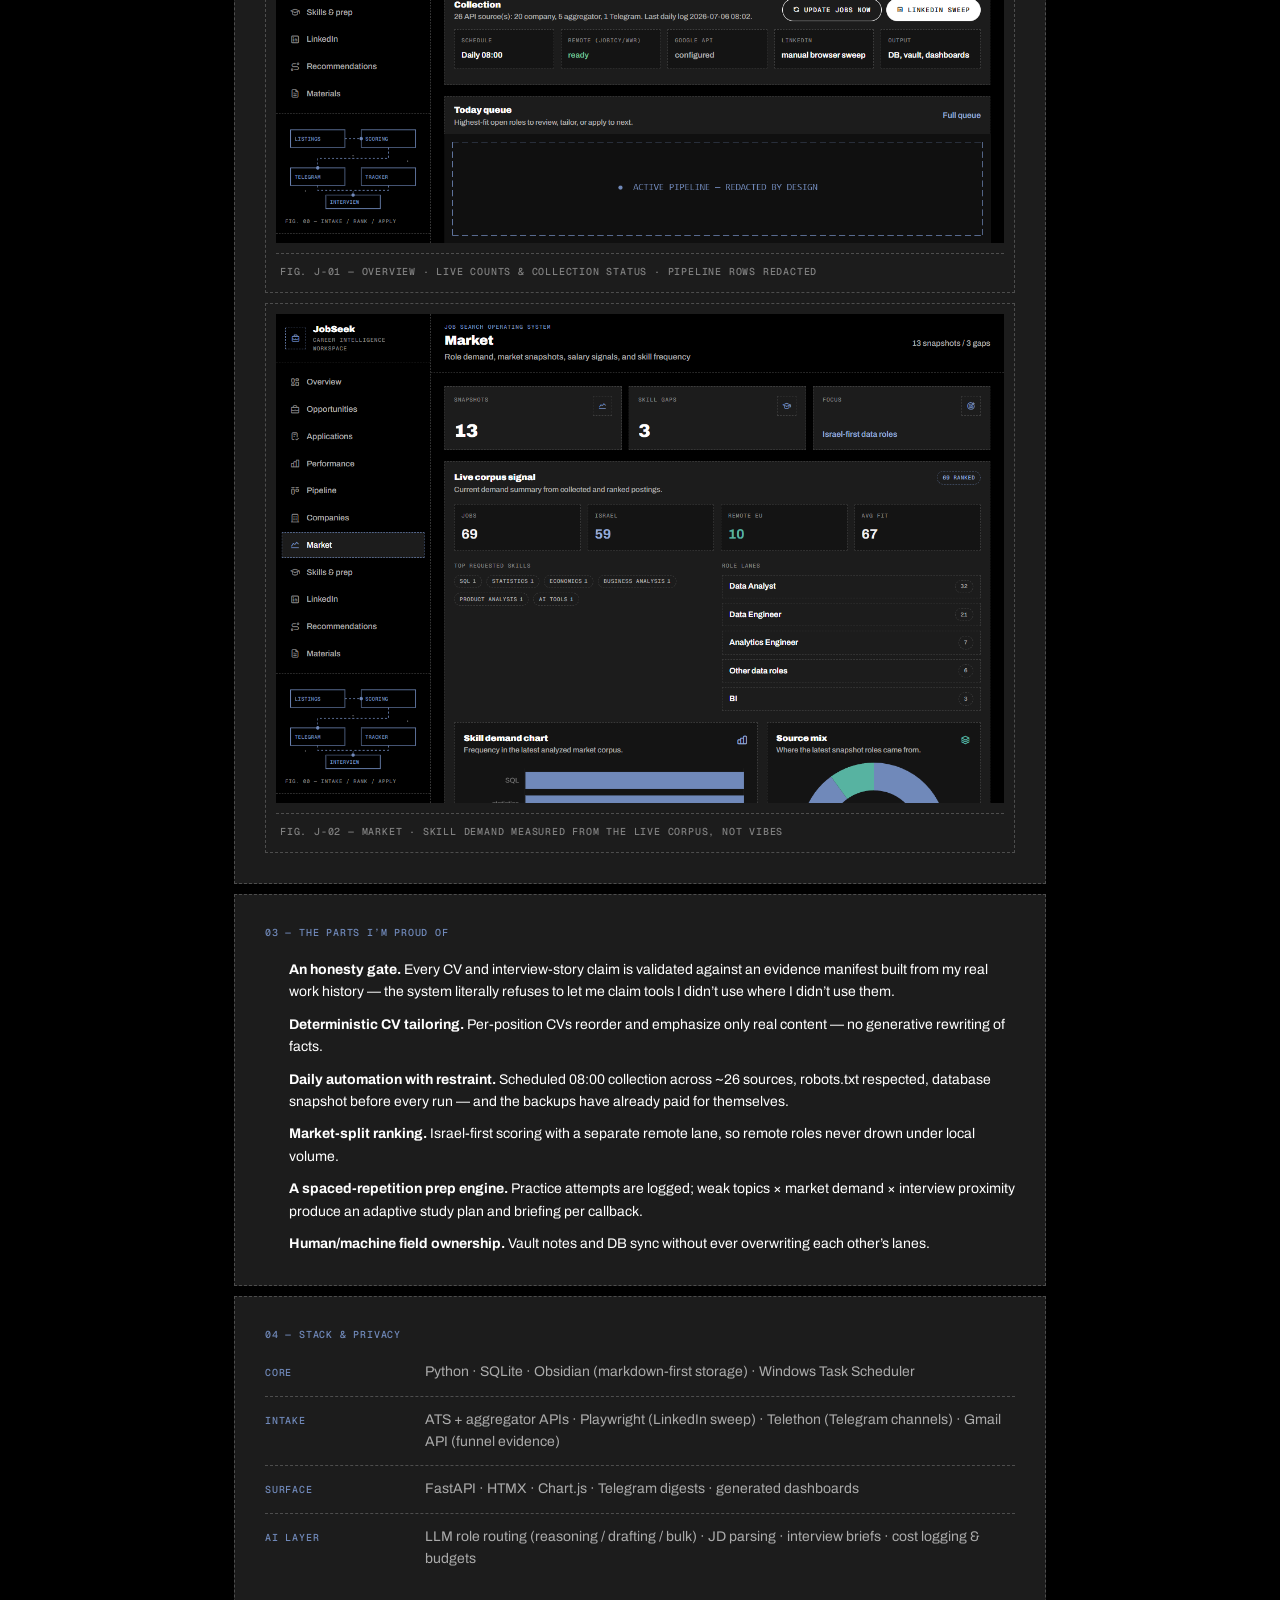
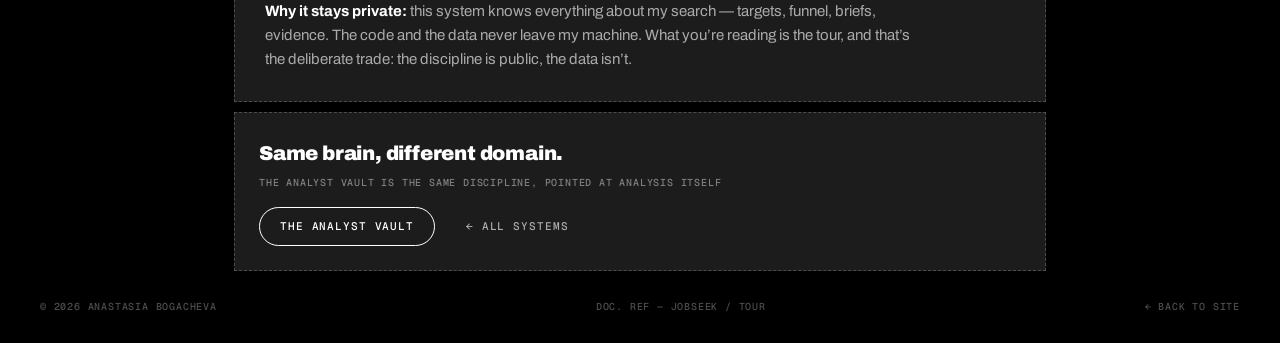
<file: jobseek.html>
<!DOCTYPE html>
<html lang="en">
<head>
  <!--
    JobSeek — system tour page. The private job-search intelligence
    framework, shown publicly via architecture + redacted screenshots.
    The code and data stay local by design; this page is the tour.
  -->
  <meta charset="UTF-8">
  <meta name="viewport" content="width=device-width, initial-scale=1.0">
  <title>JobSeek — a private job-search intelligence system · Anastasia Bogacheva</title>
  <meta name="description" content="JobSeek: scrapers, ranking, Telegram delivery, a FastAPI+HTMX control room, an evidence-gated CV pipeline and a spaced-repetition interview-prep engine. Built and run locally by Anastasia Bogacheva.">
  <meta property="og:title" content="JobSeek — a private job-search intelligence system">
  <meta property="og:description" content="The job search treated as a data product: intake, ranking, delivery, funnel, interview prep. Private by design — this page is the tour.">
  <meta property="og:type" content="article">
  <meta property="og:image" content="https://aaaanastasia.github.io/assets/og-card.png">
  <link rel="icon" href="data:image/svg+xml,%3Csvg xmlns='http://www.w3.org/2000/svg' viewBox='0 0 32 32'%3E%3Crect width='32' height='32' fill='%23000'/%3E%3Crect x='8' y='8' width='16' height='16' fill='none' stroke='%237089ba' stroke-width='2' stroke-dasharray='3 2'/%3E%3C/svg%3E">
  <link rel="preconnect" href="https://fonts.googleapis.com">
  <link rel="preconnect" href="https://fonts.gstatic.com" crossorigin>
  <link href="https://fonts.googleapis.com/css2?family=Archivo:ital,wght@0,100..900;1,100..900&family=Geist+Mono:wght@400;500&display=swap" rel="stylesheet">
  <link rel="stylesheet" href="styles.css">
</head>
<body>

  <header class="nav is-scrolled" id="nav">
    <div class="nav__inner">
      <a class="nav__logo" href="index.html">
        <span class="nav__logo-mark" aria-hidden="true">AB</span>
        ANASTASIA&nbsp;BOGACHEVA
      </a>
      <nav class="nav__links" aria-label="Sections">
        <a href="index.html#work">Work</a>
        <a href="index.html#systems">Systems</a>
        <a href="vault.html">Vault</a>
        <a href="index.html#about">About</a>
      </nav>
      <div class="nav__actions">
        <a class="btn btn--ghost" href="cv.html">CV</a>
        <a class="btn btn--outline" href="mailto:kneelisad@gmail.com">Contact</a>
      </div>
    </div>
  </header>

  <main class="cv-wrap" id="top">

    <!-- ============ HEADER ============ -->
    <section class="cv-head dashed-box reveal">
      <span class="chip">
        <span class="chip__dot" aria-hidden="true"></span>
        SYSTEM 01 — LIVE · PRIVATE BY DESIGN
      </span>
      <h1 class="cv-name">JobSeek.</h1>
      <p class="cv-role">A job search, treated as a data product.</p>
      <p class="cv-tagline mono">INTAKE → RANK → DELIVER → APPLY → PREP · RUNS DAILY AT 08:00</p>
      <div class="cv-contact mono">
        <span>STATUS — IN PRODUCTION (ON MY MACHINE)</span>
        <span>STACK — PYTHON · FASTAPI · SQLITE · OBSIDIAN</span>
      </div>
    </section>

    <!-- ============ WHY ============ -->
    <section class="cv-section dashed-box reveal">
      <span class="mono cv-section__label">00 — WHY IT EXISTS</span>
      <p class="cv-text">
        A job search is an unpaid analytics job: dozens of sources, unstructured
        postings, a funnel with stages, decisions under uncertainty. Most people
        run it on browser tabs and vibes. I built the pipeline instead — every
        posting collected, normalized, scored against my profile, delivered to
        Telegram, tracked through the funnel, and fed into interview
        preparation. <strong style="color:var(--paper);">If it happens twice, automate it —
        and a job search is the same loop hundreds of times.</strong>
      </p>
    </section>

    <!-- ============ ARCHITECTURE ============ -->
    <section class="cv-section dashed-box reveal">
      <span class="mono cv-section__label">01 — THE PIPELINE</span>
      <div class="codeblock" style="padding: 20px;">
        <svg viewBox="0 0 800 430" role="img" aria-label="JobSeek pipeline: sources through normalization, ranking, delivery, portal, funnel and interview prep" style="width:100%;height:auto;color:var(--peri);" fill="none" stroke="currentColor" stroke-width="1">
          <!-- sources row -->
          <rect x="20"  y="20" width="120" height="34"/>
          <rect x="156" y="20" width="120" height="34"/>
          <rect x="292" y="20" width="120" height="34"/>
          <rect x="428" y="20" width="120" height="34"/>
          <rect x="564" y="20" width="216" height="34" stroke-dasharray="5 4"/>
          <!-- normalize + gate -->
          <rect x="180" y="106" width="440" height="38"/>
          <!-- rank -->
          <rect x="180" y="176" width="440" height="38"/>
          <!-- delivery split -->
          <rect x="60"  y="252" width="200" height="38"/>
          <rect x="300" y="252" width="200" height="38"/>
          <rect x="540" y="252" width="200" height="38"/>
          <!-- funnel + prep -->
          <rect x="180" y="330" width="200" height="38"/>
          <rect x="420" y="330" width="200" height="38"/>
          <!-- connectors -->
          <path d="M80 54 V80 H400 M216 54 V80 M352 54 V80 M488 54 V80 M672 54 V80 H400 V106" stroke-dasharray="4 3"/>
          <path d="M400 144 V176" stroke-dasharray="4 3"/>
          <path d="M400 214 V232 H160 V252 M400 232 V252 M400 232 H640 V252" stroke-dasharray="4 3"/>
          <path d="M400 290 V310 H280 V330 M400 310 H520 V330" stroke-dasharray="4 3"/>
          <circle cx="400" cy="106" r="2.5" fill="currentColor"/>
          <circle cx="400" cy="176" r="2.5" fill="currentColor"/>
          <g class="mono-svg" fill="currentColor" stroke="none">
            <text x="30"  y="41">GREENHOUSE</text>
            <text x="166" y="41">LEVER / COMEET</text>
            <text x="302" y="41">LINKEDIN SWEEP</text>
            <text x="438" y="41">TELEGRAM CH.</text>
            <text x="574" y="41">REMOTE APIS — JOBICY · WWR · REMOTIVE…</text>
            <text x="192" y="130">NORMALIZE — MARKET + LANGUAGE SCOPE GATE (IL FIRST, REMOTE-EN SECOND)</text>
            <text x="192" y="200">RANK — FIT SCORE: SKILLS × MARKET × SENIORITY × COMPANY SIGNAL</text>
            <text x="72"  y="276">TELEGRAM DIGEST</text>
            <text x="312" y="276">OBSIDIAN VAULT NOTES</text>
            <text x="552" y="276">WEB CONTROL ROOM</text>
            <text x="192" y="354">APPLICATIONS FUNNEL</text>
            <text x="432" y="354">INTERVIEW-PREP ENGINE</text>
            <text x="20"  y="412">FIG. J-00 — JOBSEEK / PIPELINE · DAILY AUTOMATION AT 08:00, BACKUPS BEFORE EVERY RUN</text>
          </g>
          <g fill="#ffffff" opacity="0.4" stroke="none">
            <circle cx="740" cy="120" r="1"/><circle cx="60" cy="200" r="1"/><circle cx="760" cy="380" r="1"/><circle cx="120" cy="390" r="1"/>
          </g>
        </svg>
      </div>
    </section>

    <!-- ============ SCREENSHOTS ============ -->
    <section class="cv-section dashed-box reveal">
      <span class="mono cv-section__label">02 — THE CONTROL ROOM, LIVE</span>
      <p class="cv-text" style="margin-bottom:14px;">
        A FastAPI + HTMX web portal over the SQLite core — twelve sections
        covering opportunities, applications, funnel performance, market
        stats, companies, prep and materials. These are real screenshots of
        the running system; the active pipeline block is redacted because
        where I&rsquo;m interviewing is nobody&rsquo;s business until it&rsquo;s
        a signed offer.
      </p>
      <figure class="shot-fig dashed-box">
        <img src="assets/shot-jobseek-overview.png" alt="JobSeek overview page: live counts of collected positions, strong-fit queue, collection sources and automation status" width="1280" height="860" loading="lazy">
        <figcaption class="mono">FIG. J-01 — OVERVIEW · LIVE COUNTS &amp; COLLECTION STATUS · PIPELINE ROWS REDACTED</figcaption>
      </figure>
      <figure class="shot-fig dashed-box">
        <img src="assets/shot-jobseek-market.png" alt="JobSeek market page: role lanes, top requested skills and skill demand charts from the collected corpus" width="1280" height="860" loading="lazy">
        <figcaption class="mono">FIG. J-02 — MARKET · SKILL DEMAND MEASURED FROM THE LIVE CORPUS, NOT VIBES</figcaption>
      </figure>
    </section>

    <!-- ============ WHAT MAKES IT SERIOUS ============ -->
    <section class="cv-section dashed-box reveal">
      <span class="mono cv-section__label">03 — THE PARTS I&rsquo;M PROUD OF</span>
      <ul class="checks" style="gap: 10px;">
        <li><strong style="color:var(--paper);">An honesty gate.</strong> Every CV and interview-story claim is validated against an evidence manifest built from my real work history — the system literally refuses to let me claim tools I didn&rsquo;t use where I didn&rsquo;t use them.</li>
        <li><strong style="color:var(--paper);">Deterministic CV tailoring.</strong> Per-position CVs reorder and emphasize only real content — no generative rewriting of facts.</li>
        <li><strong style="color:var(--paper);">Daily automation with restraint.</strong> Scheduled 08:00 collection across ~26 sources, robots.txt respected, database snapshot before every run — and the backups have already paid for themselves.</li>
        <li><strong style="color:var(--paper);">Market-split ranking.</strong> Israel-first scoring with a separate remote lane, so remote roles never drown under local volume.</li>
        <li><strong style="color:var(--paper);">A spaced-repetition prep engine.</strong> Practice attempts are logged; weak topics × market demand × interview proximity produce an adaptive study plan and briefing per callback.</li>
        <li><strong style="color:var(--paper);">Human/machine field ownership.</strong> Vault notes and DB sync without ever overwriting each other&rsquo;s lanes.</li>
      </ul>
    </section>

    <!-- ============ STACK + PRIVACY ============ -->
    <section class="cv-section dashed-box reveal">
      <span class="mono cv-section__label">04 — STACK &amp; PRIVACY</span>
      <div class="stack cv-stack">
        <div class="stack__row">
          <span class="mono stack__key">CORE</span>
          <span class="stack__val">Python · SQLite · Obsidian (markdown-first storage) · Windows Task Scheduler</span>
        </div>
        <div class="stack__row">
          <span class="mono stack__key">INTAKE</span>
          <span class="stack__val">ATS + aggregator APIs · Playwright (LinkedIn sweep) · Telethon (Telegram channels) · Gmail API (funnel evidence)</span>
        </div>
        <div class="stack__row">
          <span class="mono stack__key">SURFACE</span>
          <span class="stack__val">FastAPI · HTMX · Chart.js · Telegram digests · generated dashboards</span>
        </div>
        <div class="stack__row">
          <span class="mono stack__key">AI LAYER</span>
          <span class="stack__val">LLM role routing (reasoning / drafting / bulk) · JD parsing · interview briefs · cost logging &amp; budgets</span>
        </div>
      </div>
      <p class="cv-text" style="margin-top:16px;">
        <strong style="color:var(--paper);">Why it stays private:</strong> this system knows everything
        about my search — targets, funnel, briefs, evidence. The code and the
        data never leave my machine. What you&rsquo;re reading is the tour, and
        that&rsquo;s the deliberate trade: the discipline is public, the data
        isn&rsquo;t.
      </p>
    </section>

    <!-- ============ CTA ============ -->
    <section class="cv-download dashed-box reveal">
      <div>
        <p class="cv-download__title">Same brain, different domain.</p>
        <p class="mono cv-download__hint">THE ANALYST VAULT IS THE SAME DISCIPLINE, POINTED AT ANALYSIS ITSELF</p>
      </div>
      <div class="cv-download__actions">
        <a class="btn btn--outline" href="vault.html">The Analyst Vault</a>
        <a class="btn btn--ghost" href="index.html#systems">← All systems</a>
      </div>
    </section>

  </main>

  <footer class="footer">
    <div class="footer__inner mono">
      <span>© <span id="year">2026</span> ANASTASIA BOGACHEVA</span>
      <span class="footer__mid">DOC. REF — JOBSEEK / TOUR</span>
      <span><a href="index.html">← BACK TO SITE</a></span>
    </div>
  </footer>

  <script src="script.js"></script>
</body>
</html>
</file>
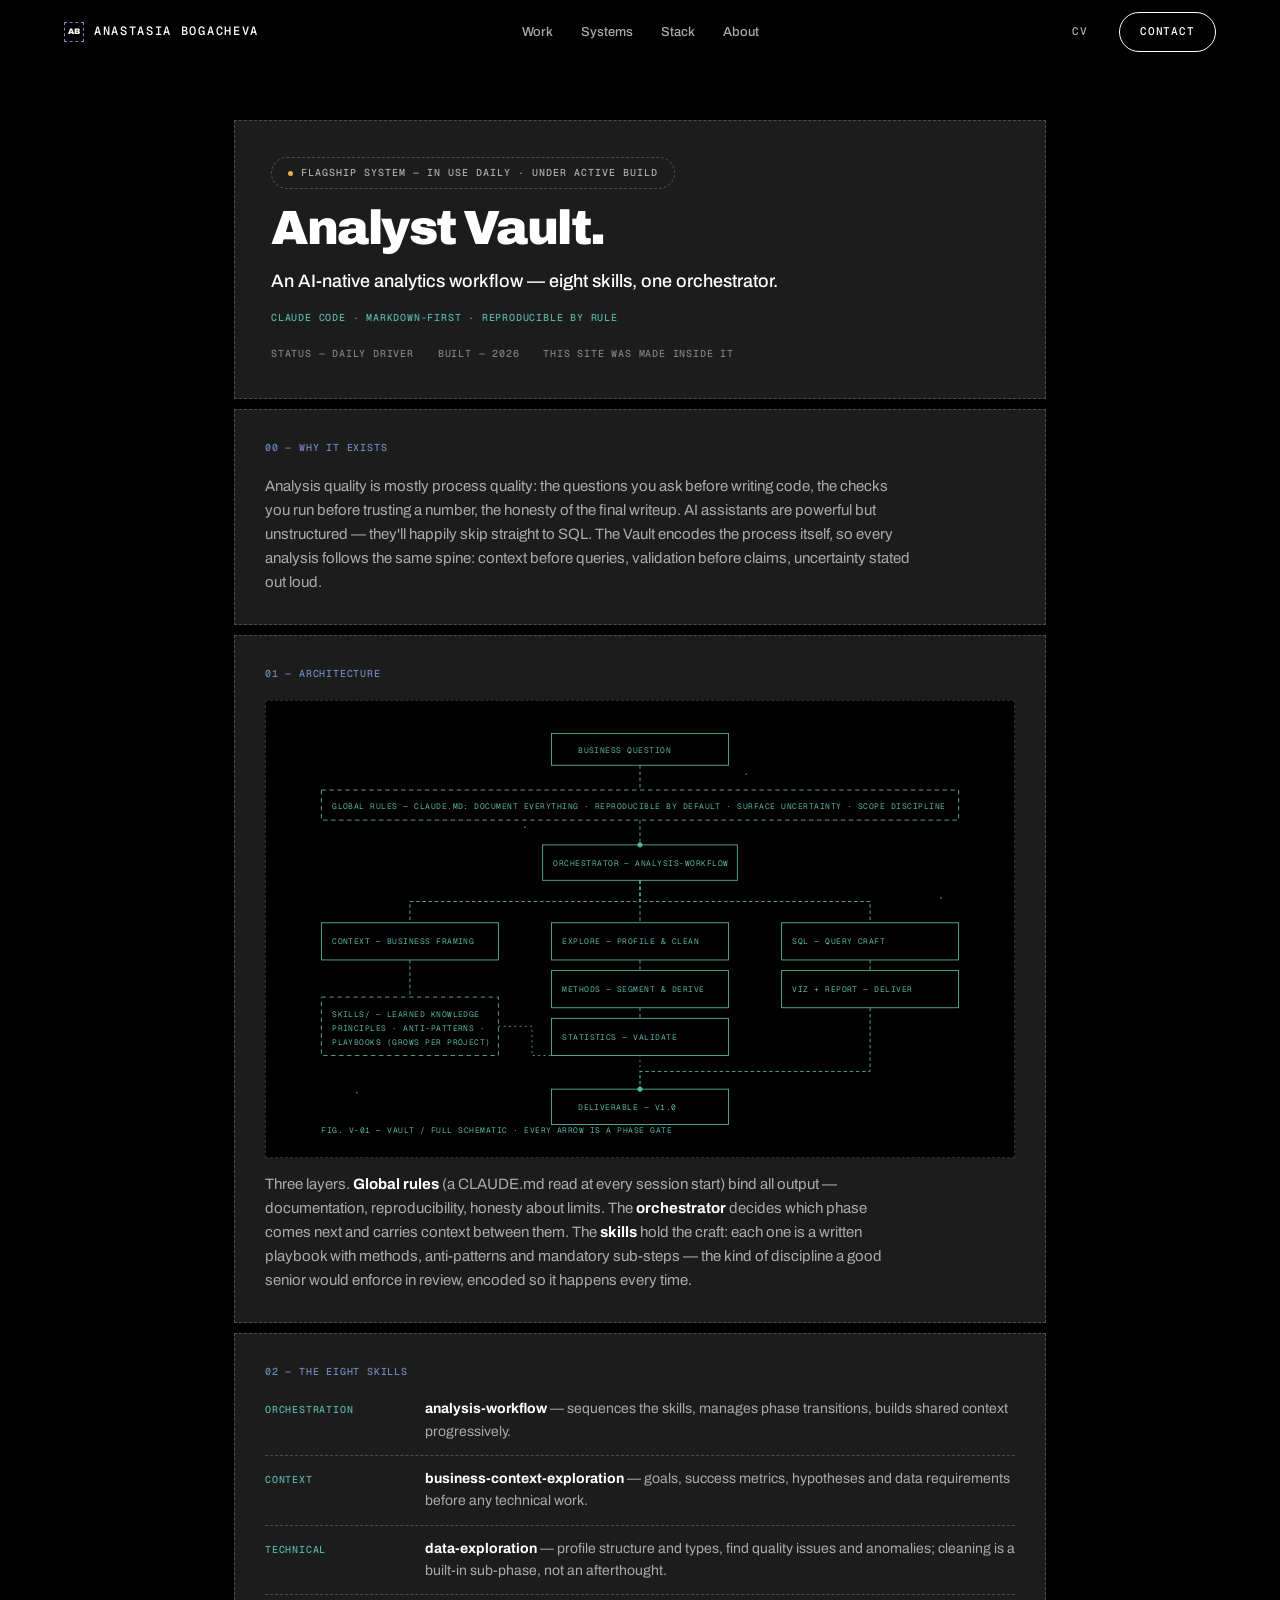
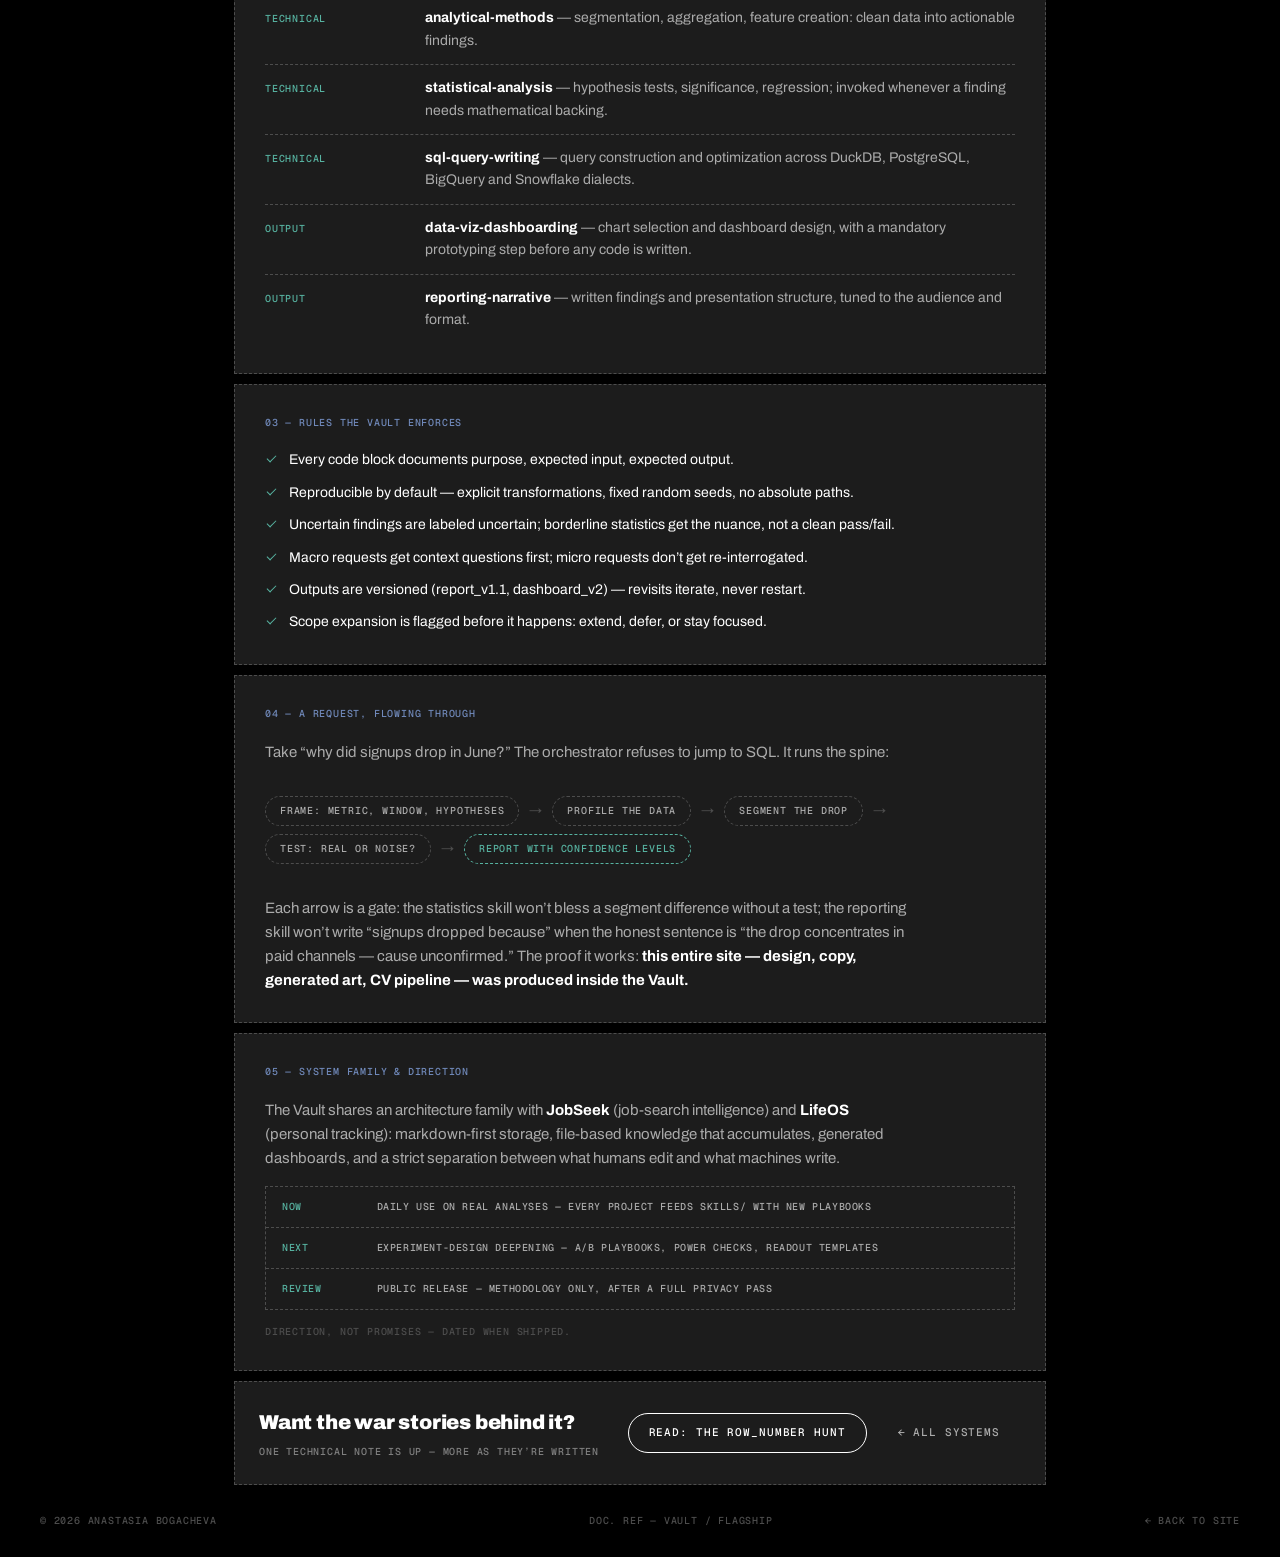
<file: vault.html>
<!DOCTYPE html>
<html lang="en">
<head>
  <!--
    Analyst Vault — flagship system page. Deep dive into the AI-native
    analytics workflow: architecture, the eight skills, operating rules,
    how a request flows, direction. Same blueprint design system; reuses
    the cv-* document-page scaffolding from styles.css.
  -->
  <meta charset="UTF-8">
  <meta name="viewport" content="width=device-width, initial-scale=1.0">
  <title>Analyst Vault — an AI-native analytics workflow · Anastasia Bogacheva</title>
  <meta name="description" content="Analyst Vault: eight analysis skills and an orchestrator for Claude Code — business context, exploration, methods, statistics, SQL, visualization, reporting. Built by Anastasia Bogacheva.">
  <meta property="og:title" content="Analyst Vault — an AI-native analytics workflow">
  <meta property="og:description" content="Eight skills, one orchestrator, and operating rules that make every analysis reproducible. The flagship system of aaaanastasia.github.io.">
  <meta property="og:type" content="article">
  <meta property="og:image" content="https://aaaanastasia.github.io/assets/og-card.png">
  <link rel="icon" href="data:image/svg+xml,%3Csvg xmlns='http://www.w3.org/2000/svg' viewBox='0 0 32 32'%3E%3Crect width='32' height='32' fill='%23000'/%3E%3Crect x='8' y='8' width='16' height='16' fill='none' stroke='%237089ba' stroke-width='2' stroke-dasharray='3 2'/%3E%3C/svg%3E">
  <link rel="preconnect" href="https://fonts.googleapis.com">
  <link rel="preconnect" href="https://fonts.gstatic.com" crossorigin>
  <link href="https://fonts.googleapis.com/css2?family=Archivo:ital,wght@0,100..900;1,100..900&family=Geist+Mono:wght@400;500&display=swap" rel="stylesheet">
  <link rel="stylesheet" href="styles.css">
</head>
<body>

  <header class="nav is-scrolled" id="nav">
    <div class="nav__inner">
      <a class="nav__logo" href="index.html">
        <span class="nav__logo-mark" aria-hidden="true">AB</span>
        ANASTASIA&nbsp;BOGACHEVA
      </a>
      <nav class="nav__links" aria-label="Sections">
        <a href="index.html#work">Work</a>
        <a href="index.html#systems">Systems</a>
        <a href="index.html#stack">Stack</a>
        <a href="index.html#about">About</a>
      </nav>
      <div class="nav__actions">
        <a class="btn btn--ghost" href="cv.html">CV</a>
        <a class="btn btn--outline" href="mailto:kneelisad@gmail.com">Contact</a>
      </div>
    </div>
  </header>

  <main class="cv-wrap" id="top">

    <!-- ============ HEADER ============ -->
    <section class="cv-head dashed-box reveal accent-teal" style="--accent: var(--teal);">
      <span class="chip">
        <span class="chip__dot" aria-hidden="true"></span>
        FLAGSHIP SYSTEM — IN USE DAILY · UNDER ACTIVE BUILD
      </span>
      <h1 class="cv-name">Analyst Vault.</h1>
      <p class="cv-role">An AI-native analytics workflow — eight skills, one orchestrator.</p>
      <p class="cv-tagline mono" style="color: var(--teal);">CLAUDE CODE · MARKDOWN-FIRST · REPRODUCIBLE BY RULE</p>
      <div class="cv-contact mono">
        <span>STATUS — DAILY DRIVER</span>
        <span>BUILT — 2026</span>
        <span>THIS SITE WAS MADE INSIDE IT</span>
      </div>
    </section>

    <!-- ============ WHY ============ -->
    <section class="cv-section dashed-box reveal">
      <span class="mono cv-section__label">00 — WHY IT EXISTS</span>
      <p class="cv-text">
        Analysis quality is mostly process quality: the questions you ask before
        writing code, the checks you run before trusting a number, the honesty
        of the final writeup. AI assistants are powerful but unstructured —
        they'll happily skip straight to SQL. The Vault encodes the process
        itself, so every analysis follows the same spine: context before
        queries, validation before claims, uncertainty stated out loud.
      </p>
    </section>

    <!-- ============ ARCHITECTURE ============ -->
    <section class="cv-section dashed-box reveal">
      <span class="mono cv-section__label">01 — ARCHITECTURE</span>
      <div class="codeblock" style="padding: 20px;">
        <svg viewBox="0 0 800 470" role="img" aria-label="Analyst Vault architecture: global rules over an orchestrator sequencing eight skills into a deliverable" style="width:100%;height:auto;color:var(--teal);" fill="none" stroke="currentColor" stroke-width="1">
          <!-- user question -->
          <rect x="300" y="14" width="200" height="36"/>
          <!-- global rules band -->
          <rect x="40" y="78" width="720" height="34" stroke-dasharray="5 4"/>
          <!-- orchestrator -->
          <rect x="290" y="140" width="220" height="40"/>
          <!-- phase columns -->
          <rect x="40"  y="228" width="200" height="42"/>
          <rect x="300" y="228" width="200" height="42"/>
          <rect x="300" y="282" width="200" height="42"/>
          <rect x="300" y="336" width="200" height="42"/>
          <rect x="560" y="228" width="200" height="42"/>
          <rect x="560" y="282" width="200" height="42"/>
          <!-- knowledge store -->
          <rect x="40" y="312" width="200" height="66" stroke-dasharray="5 4"/>
          <!-- deliverable -->
          <rect x="300" y="416" width="200" height="40"/>
          <!-- connectors -->
          <path d="M400 50 V78 M400 112 V140" stroke-dasharray="4 3"/>
          <path d="M400 180 V204 H140 V228" stroke-dasharray="4 3"/>
          <path d="M400 180 V228" stroke-dasharray="4 3"/>
          <path d="M400 180 V204 H660 V228" stroke-dasharray="4 3"/>
          <path d="M140 270 V312" stroke-dasharray="4 3"/>
          <path d="M400 270 V282 M400 324 V336" stroke-dasharray="4 3"/>
          <path d="M660 270 V282" stroke-dasharray="4 3"/>
          <path d="M660 324 V396 H400 V416" stroke-dasharray="4 3"/>
          <path d="M240 345 H278 V378 H400 V416" stroke-dasharray="2 4"/>
          <circle cx="400" cy="140" r="2.5" fill="currentColor"/>
          <circle cx="400" cy="416" r="2.5" fill="currentColor"/>
          <!-- labels -->
          <g class="mono-svg" fill="currentColor" stroke="none">
            <text x="330" y="36">BUSINESS QUESTION</text>
            <text x="52"  y="99">GLOBAL RULES — CLAUDE.MD: DOCUMENT EVERYTHING · REPRODUCIBLE BY DEFAULT · SURFACE UNCERTAINTY · SCOPE DISCIPLINE</text>
            <text x="302" y="164">ORCHESTRATOR — ANALYSIS-WORKFLOW</text>
            <text x="52"  y="252">CONTEXT — BUSINESS FRAMING</text>
            <text x="312" y="252">EXPLORE — PROFILE &amp; CLEAN</text>
            <text x="312" y="306">METHODS — SEGMENT &amp; DERIVE</text>
            <text x="312" y="360">STATISTICS — VALIDATE</text>
            <text x="572" y="252">SQL — QUERY CRAFT</text>
            <text x="572" y="306">VIZ + REPORT — DELIVER</text>
            <text x="52"  y="334">SKILLS/ — LEARNED KNOWLEDGE</text>
            <text x="52"  y="350">PRINCIPLES · ANTI-PATTERNS ·</text>
            <text x="52"  y="366">PLAYBOOKS (GROWS PER PROJECT)</text>
            <text x="330" y="440">DELIVERABLE — V1.0</text>
            <text x="40"  y="466">FIG. V-01 — VAULT / FULL SCHEMATIC · EVERY ARROW IS A PHASE GATE</text>
          </g>
          <g fill="#ffffff" opacity="0.4" stroke="none">
            <circle cx="270" cy="120" r="1"/><circle cx="740" cy="200" r="1"/><circle cx="80" cy="420" r="1"/><circle cx="520" cy="60" r="1"/>
          </g>
        </svg>
      </div>
      <p class="cv-text" style="margin-top:14px;">
        Three layers. <strong style="color:var(--paper);">Global rules</strong> (a CLAUDE.md read at
        every session start) bind all output — documentation, reproducibility,
        honesty about limits. The <strong style="color:var(--paper);">orchestrator</strong> decides which
        phase comes next and carries context between them. The
        <strong style="color:var(--paper);">skills</strong> hold the craft: each one is a written playbook
        with methods, anti-patterns and mandatory sub-steps — the kind of
        discipline a good senior would enforce in review, encoded so it happens
        every time.
      </p>
    </section>

    <!-- ============ THE EIGHT SKILLS ============ -->
    <section class="cv-section dashed-box reveal">
      <span class="mono cv-section__label">02 — THE EIGHT SKILLS</span>
      <div class="stack cv-stack">
        <div class="stack__row">
          <span class="mono stack__key" style="color:var(--teal);">ORCHESTRATION</span>
          <span class="stack__val"><strong style="color:var(--paper);">analysis-workflow</strong> — sequences the skills, manages phase transitions, builds shared context progressively.</span>
        </div>
        <div class="stack__row">
          <span class="mono stack__key" style="color:var(--teal);">CONTEXT</span>
          <span class="stack__val"><strong style="color:var(--paper);">business-context-exploration</strong> — goals, success metrics, hypotheses and data requirements before any technical work.</span>
        </div>
        <div class="stack__row">
          <span class="mono stack__key" style="color:var(--teal);">TECHNICAL</span>
          <span class="stack__val"><strong style="color:var(--paper);">data-exploration</strong> — profile structure and types, find quality issues and anomalies; cleaning is a built-in sub-phase, not an afterthought.</span>
        </div>
        <div class="stack__row">
          <span class="mono stack__key" style="color:var(--teal);">TECHNICAL</span>
          <span class="stack__val"><strong style="color:var(--paper);">analytical-methods</strong> — segmentation, aggregation, feature creation: clean data into actionable findings.</span>
        </div>
        <div class="stack__row">
          <span class="mono stack__key" style="color:var(--teal);">TECHNICAL</span>
          <span class="stack__val"><strong style="color:var(--paper);">statistical-analysis</strong> — hypothesis tests, significance, regression; invoked whenever a finding needs mathematical backing.</span>
        </div>
        <div class="stack__row">
          <span class="mono stack__key" style="color:var(--teal);">TECHNICAL</span>
          <span class="stack__val"><strong style="color:var(--paper);">sql-query-writing</strong> — query construction and optimization across DuckDB, PostgreSQL, BigQuery and Snowflake dialects.</span>
        </div>
        <div class="stack__row">
          <span class="mono stack__key" style="color:var(--teal);">OUTPUT</span>
          <span class="stack__val"><strong style="color:var(--paper);">data-viz-dashboarding</strong> — chart selection and dashboard design, with a mandatory prototyping step before any code is written.</span>
        </div>
        <div class="stack__row">
          <span class="mono stack__key" style="color:var(--teal);">OUTPUT</span>
          <span class="stack__val"><strong style="color:var(--paper);">reporting-narrative</strong> — written findings and presentation structure, tuned to the audience and format.</span>
        </div>
      </div>
    </section>

    <!-- ============ OPERATING RULES ============ -->
    <section class="cv-section dashed-box reveal">
      <span class="mono cv-section__label">03 — RULES THE VAULT ENFORCES</span>
      <ul class="checks" style="--accent: var(--teal); gap: 10px;">
        <li>Every code block documents purpose, expected input, expected output.</li>
        <li>Reproducible by default — explicit transformations, fixed random seeds, no absolute paths.</li>
        <li>Uncertain findings are labeled uncertain; borderline statistics get the nuance, not a clean pass/fail.</li>
        <li>Macro requests get context questions first; micro requests don&rsquo;t get re-interrogated.</li>
        <li>Outputs are versioned (report_v1.1, dashboard_v2) — revisits iterate, never restart.</li>
        <li>Scope expansion is flagged before it happens: extend, defer, or stay focused.</li>
      </ul>
    </section>

    <!-- ============ A REQUEST FLOWING THROUGH ============ -->
    <section class="cv-section dashed-box reveal">
      <span class="mono cv-section__label">04 — A REQUEST, FLOWING THROUGH</span>
      <p class="cv-text" style="margin-bottom:14px;">
        Take &ldquo;why did signups drop in June?&rdquo; The orchestrator refuses to
        jump to SQL. It runs the spine:
      </p>
      <div class="pipeline dashed-box" style="border:none; padding-left:0; padding-right:0; background:transparent;">
        <span class="pipeline__step mono">FRAME: METRIC, WINDOW, HYPOTHESES</span><span class="pipeline__arrow" aria-hidden="true">→</span>
        <span class="pipeline__step mono">PROFILE THE DATA</span><span class="pipeline__arrow" aria-hidden="true">→</span>
        <span class="pipeline__step mono">SEGMENT THE DROP</span><span class="pipeline__arrow" aria-hidden="true">→</span>
        <span class="pipeline__step mono">TEST: REAL OR NOISE?</span><span class="pipeline__arrow" aria-hidden="true">→</span>
        <span class="pipeline__step pipeline__step--end mono" style="border-color:var(--teal); color:var(--teal);">REPORT WITH CONFIDENCE LEVELS</span>
      </div>
      <p class="cv-text" style="margin-top:14px;">
        Each arrow is a gate: the statistics skill won&rsquo;t bless a segment
        difference without a test; the reporting skill won&rsquo;t write
        &ldquo;signups dropped because&rdquo; when the honest sentence is
        &ldquo;the drop concentrates in paid channels — cause unconfirmed.&rdquo;
        The proof it works: <strong style="color:var(--paper);">this entire site — design, copy,
        generated art, CV pipeline — was produced inside the Vault.</strong>
      </p>
    </section>

    <!-- ============ FAMILY + DIRECTION ============ -->
    <section class="cv-section dashed-box reveal">
      <span class="mono cv-section__label">05 — SYSTEM FAMILY &amp; DIRECTION</span>
      <p class="cv-text">
        The Vault shares an architecture family with
        <strong style="color:var(--paper);">JobSeek</strong> (job-search intelligence) and
        <strong style="color:var(--paper);">LifeOS</strong> (personal tracking): markdown-first storage,
        file-based knowledge that accumulates, generated dashboards, and a
        strict separation between what humans edit and what machines write.
      </p>
      <div class="track dashed-box" style="margin-top:16px;">
        <div class="track__row mono"><span class="track__key" style="color:var(--teal);">NOW</span> DAILY USE ON REAL ANALYSES — EVERY PROJECT FEEDS SKILLS/ WITH NEW PLAYBOOKS</div>
        <div class="track__row mono"><span class="track__key" style="color:var(--teal);">NEXT</span> EXPERIMENT-DESIGN DEEPENING — A/B PLAYBOOKS, POWER CHECKS, READOUT TEMPLATES</div>
        <div class="track__row mono"><span class="track__key" style="color:var(--teal);">REVIEW</span> PUBLIC RELEASE — METHODOLOGY ONLY, AFTER A FULL PRIVACY PASS</div>
      </div>
      <p class="mono section__footnote" style="margin-top:14px;">DIRECTION, NOT PROMISES — DATED WHEN SHIPPED.</p>
    </section>

    <!-- ============ CTA ============ -->
    <section class="cv-download dashed-box reveal">
      <div>
        <p class="cv-download__title">Want the war stories behind it?</p>
        <p class="mono cv-download__hint">ONE TECHNICAL NOTE IS UP — MORE AS THEY&rsquo;RE WRITTEN</p>
      </div>
      <div class="cv-download__actions">
        <a class="btn btn--outline" href="notes/row-number-parity.html">Read: the ROW_NUMBER hunt</a>
        <a class="btn btn--ghost" href="index.html#systems">← All systems</a>
      </div>
    </section>

  </main>

  <footer class="footer">
    <div class="footer__inner mono">
      <span>© <span id="year">2026</span> ANASTASIA BOGACHEVA</span>
      <span class="footer__mid">DOC. REF — VAULT / FLAGSHIP</span>
      <span><a href="index.html">← BACK TO SITE</a></span>
    </div>
  </footer>

  <script src="script.js"></script>
</body>
</html>
</file>
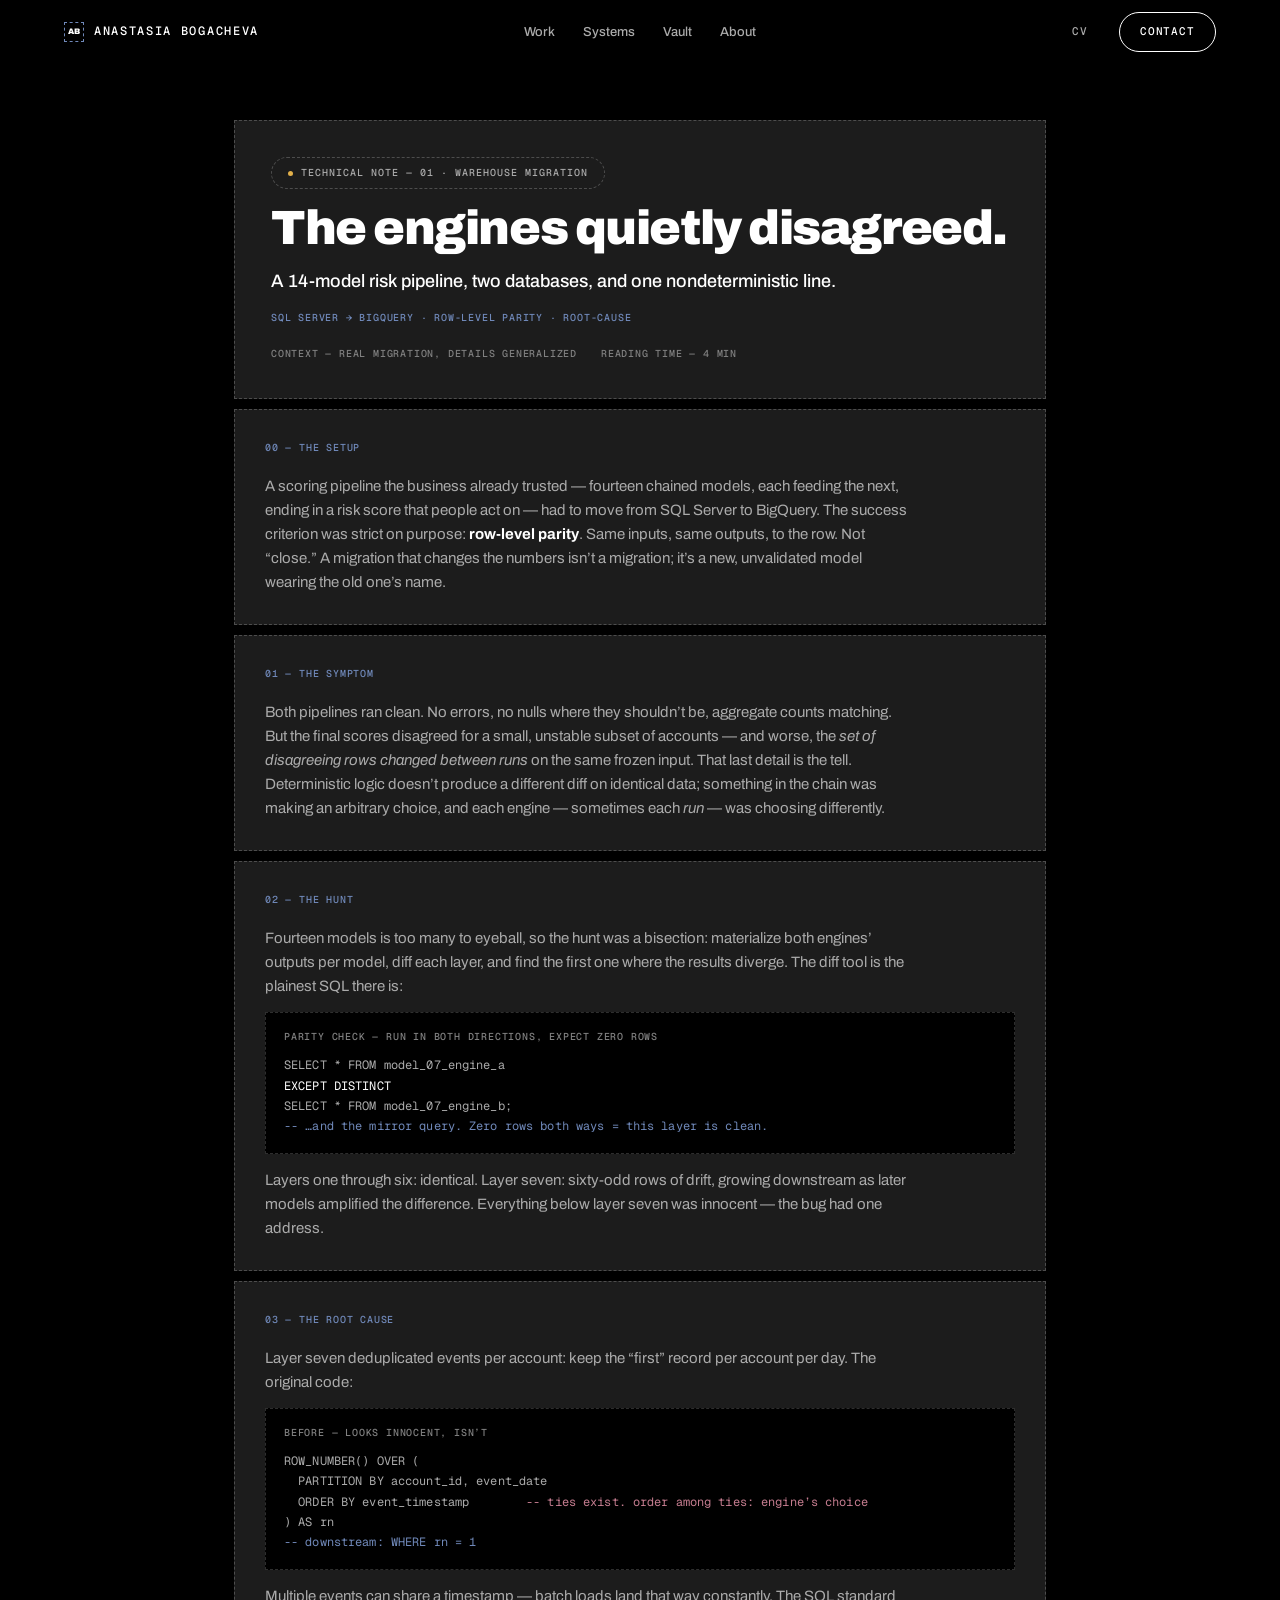
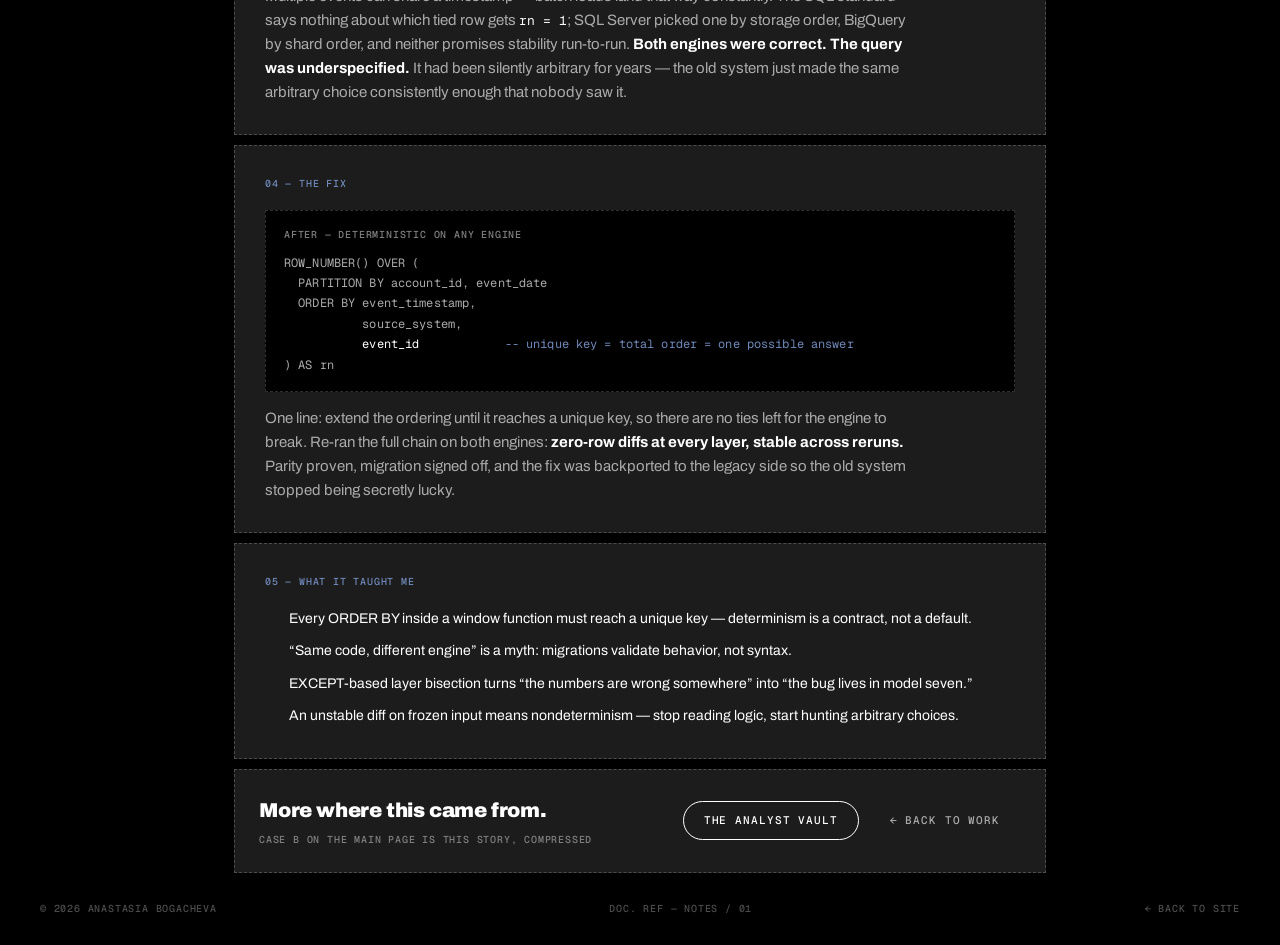
<file: notes/row-number-parity.html>
<!DOCTYPE html>
<html lang="en">
<head>
  <!--
    Technical note 01 — the ROW_NUMBER parity hunt. The debugging story
    behind Case B on the main page, with generic (employer-safe) SQL.
    Reuses the cv-* document scaffolding; lives under notes/.
  -->
  <meta charset="UTF-8">
  <meta name="viewport" content="width=device-width, initial-scale=1.0">
  <title>The ROW_NUMBER hunt — a warehouse-migration debugging note · Anastasia Bogacheva</title>
  <meta name="description" content="How a 14-model risk pipeline produced different numbers on SQL Server and BigQuery: nondeterministic ROW_NUMBER ordering, how it was isolated, and the fix. By Anastasia Bogacheva.">
  <meta property="og:title" content="The ROW_NUMBER hunt — engines that quietly disagree">
  <meta property="og:description" content="A migration debugging note: same models, same data, different numbers — until the ordering was pinned.">
  <meta property="og:type" content="article">
  <meta property="og:image" content="https://aaaanastasia.github.io/assets/og-card.png">
  <link rel="icon" href="data:image/svg+xml,%3Csvg xmlns='http://www.w3.org/2000/svg' viewBox='0 0 32 32'%3E%3Crect width='32' height='32' fill='%23000'/%3E%3Crect x='8' y='8' width='16' height='16' fill='none' stroke='%237089ba' stroke-width='2' stroke-dasharray='3 2'/%3E%3C/svg%3E">
  <link rel="preconnect" href="https://fonts.googleapis.com">
  <link rel="preconnect" href="https://fonts.gstatic.com" crossorigin>
  <link href="https://fonts.googleapis.com/css2?family=Archivo:ital,wght@0,100..900;1,100..900&family=Geist+Mono:wght@400;500&display=swap" rel="stylesheet">
  <link rel="stylesheet" href="../styles.css">
</head>
<body>

  <header class="nav is-scrolled" id="nav">
    <div class="nav__inner">
      <a class="nav__logo" href="../index.html">
        <span class="nav__logo-mark" aria-hidden="true">AB</span>
        ANASTASIA&nbsp;BOGACHEVA
      </a>
      <nav class="nav__links" aria-label="Sections">
        <a href="../index.html#work">Work</a>
        <a href="../index.html#systems">Systems</a>
        <a href="../vault.html">Vault</a>
        <a href="../index.html#about">About</a>
      </nav>
      <div class="nav__actions">
        <a class="btn btn--ghost" href="../cv.html">CV</a>
        <a class="btn btn--outline" href="mailto:kneelisad@gmail.com">Contact</a>
      </div>
    </div>
  </header>

  <main class="cv-wrap" id="top">

    <section class="cv-head dashed-box reveal">
      <span class="chip">
        <span class="chip__dot" aria-hidden="true"></span>
        TECHNICAL NOTE — 01 · WAREHOUSE MIGRATION
      </span>
      <h1 class="cv-name">The engines quietly disagreed.</h1>
      <p class="cv-role">A 14-model risk pipeline, two databases, and one nondeterministic line.</p>
      <p class="cv-tagline mono">SQL SERVER → BIGQUERY · ROW-LEVEL PARITY · ROOT-CAUSE</p>
      <div class="cv-contact mono">
        <span>CONTEXT — REAL MIGRATION, DETAILS GENERALIZED</span>
        <span>READING TIME — 4 MIN</span>
      </div>
    </section>

    <section class="cv-section dashed-box reveal">
      <span class="mono cv-section__label">00 — THE SETUP</span>
      <p class="cv-text">
        A scoring pipeline the business already trusted — fourteen chained
        models, each feeding the next, ending in a risk score that people act
        on — had to move from SQL Server to BigQuery. The success criterion
        was strict on purpose: <strong style="color:var(--paper);">row-level parity</strong>. Same
        inputs, same outputs, to the row. Not &ldquo;close.&rdquo; A migration
        that changes the numbers isn&rsquo;t a migration; it&rsquo;s a new,
        unvalidated model wearing the old one&rsquo;s name.
      </p>
    </section>

    <section class="cv-section dashed-box reveal">
      <span class="mono cv-section__label">01 — THE SYMPTOM</span>
      <p class="cv-text">
        Both pipelines ran clean. No errors, no nulls where they
        shouldn&rsquo;t be, aggregate counts matching. But the final scores
        disagreed for a small, unstable subset of accounts — and worse, the
        <em>set of disagreeing rows changed between runs</em> on the same
        frozen input. That last detail is the tell. Deterministic logic
        doesn&rsquo;t produce a different diff on identical data; something in
        the chain was making an arbitrary choice, and each engine — sometimes
        each <em>run</em> — was choosing differently.
      </p>
    </section>

    <section class="cv-section dashed-box reveal">
      <span class="mono cv-section__label">02 — THE HUNT</span>
      <p class="cv-text" style="margin-bottom:14px;">
        Fourteen models is too many to eyeball, so the hunt was a bisection:
        materialize both engines&rsquo; outputs per model, diff each layer, and
        find the first one where the results diverge. The diff tool is the
        plainest SQL there is:
      </p>
      <div class="codeblock">
        <span class="codeblock__label mono">PARITY CHECK — RUN IN BOTH DIRECTIONS, EXPECT ZERO ROWS</span>
        <pre>SELECT * FROM model_07_engine_a
<span class="k">EXCEPT DISTINCT</span>
SELECT * FROM model_07_engine_b;
<span class="c">-- …and the mirror query. Zero rows both ways = this layer is clean.</span></pre>
      </div>
      <p class="cv-text" style="margin-top:14px;">
        Layers one through six: identical. Layer seven: sixty-odd rows of
        drift, growing downstream as later models amplified the difference.
        Everything below layer seven was innocent — the bug had one address.
      </p>
    </section>

    <section class="cv-section dashed-box reveal">
      <span class="mono cv-section__label">03 — THE ROOT CAUSE</span>
      <p class="cv-text" style="margin-bottom:14px;">
        Layer seven deduplicated events per account: keep the &ldquo;first&rdquo;
        record per account per day. The original code:
      </p>
      <div class="codeblock">
        <span class="codeblock__label mono">BEFORE — LOOKS INNOCENT, ISN&rsquo;T</span>
        <pre>ROW_NUMBER() OVER (
  PARTITION BY account_id, event_date
  ORDER BY event_timestamp        <span class="bad">-- ties exist. order among ties: engine&rsquo;s choice</span>
) AS rn
<span class="c">-- downstream: WHERE rn = 1</span></pre>
      </div>
      <p class="cv-text" style="margin-top:14px;">
        Multiple events can share a timestamp — batch loads land that way
        constantly. The SQL standard says nothing about which tied row gets
        <code style="font-family:var(--mono);font-size:13px;color:var(--paper);">rn = 1</code>;
        SQL Server picked one by storage order, BigQuery by shard order,
        and neither promises stability run-to-run.
        <strong style="color:var(--paper);">Both engines were correct. The query was
        underspecified.</strong> It had been silently arbitrary for years —
        the old system just made the same arbitrary choice consistently
        enough that nobody saw it.
      </p>
    </section>

    <section class="cv-section dashed-box reveal">
      <span class="mono cv-section__label">04 — THE FIX</span>
      <div class="codeblock">
        <span class="codeblock__label mono">AFTER — DETERMINISTIC ON ANY ENGINE</span>
        <pre>ROW_NUMBER() OVER (
  PARTITION BY account_id, event_date
  ORDER BY event_timestamp,
           source_system,
           <span class="k">event_id</span>            <span class="c">-- unique key = total order = one possible answer</span>
) AS rn</pre>
      </div>
      <p class="cv-text" style="margin-top:14px;">
        One line: extend the ordering until it reaches a unique key, so there
        are no ties left for the engine to break. Re-ran the full chain on
        both engines: <strong style="color:var(--paper);">zero-row diffs at every layer, stable
        across reruns.</strong> Parity proven, migration signed off, and the
        fix was backported to the legacy side so the old system stopped being
        secretly lucky.
      </p>
    </section>

    <section class="cv-section dashed-box reveal">
      <span class="mono cv-section__label">05 — WHAT IT TAUGHT ME</span>
      <ul class="checks" style="gap:10px;">
        <li>Every ORDER BY inside a window function must reach a unique key — determinism is a contract, not a default.</li>
        <li>&ldquo;Same code, different engine&rdquo; is a myth: migrations validate behavior, not syntax.</li>
        <li>EXCEPT-based layer bisection turns &ldquo;the numbers are wrong somewhere&rdquo; into &ldquo;the bug lives in model seven.&rdquo;</li>
        <li>An unstable diff on frozen input means nondeterminism — stop reading logic, start hunting arbitrary choices.</li>
      </ul>
    </section>

    <section class="cv-download dashed-box reveal">
      <div>
        <p class="cv-download__title">More where this came from.</p>
        <p class="mono cv-download__hint">CASE B ON THE MAIN PAGE IS THIS STORY, COMPRESSED</p>
      </div>
      <div class="cv-download__actions">
        <a class="btn btn--outline" href="../vault.html">The Analyst Vault</a>
        <a class="btn btn--ghost" href="../index.html#work">← Back to work</a>
      </div>
    </section>

  </main>

  <footer class="footer">
    <div class="footer__inner mono">
      <span>© <span id="year">2026</span> ANASTASIA BOGACHEVA</span>
      <span class="footer__mid">DOC. REF — NOTES / 01</span>
      <span><a href="../index.html">← BACK TO SITE</a></span>
    </div>
  </footer>

  <script src="../script.js"></script>
</body>
</html>
</file>
<file: styles.css>
/* =============================================================
   Anastasia — personal brand site
   Design language: "Index" blueprint style.
   Surfaces: void #000 → carbon #1c1c1c → steel greys. No shadows,
   no glows — depth comes from the surface stack and 1px dashed
   containment borders. Single chromatic accent: periwinkle #7089ba,
   rationed to annotation roles (figures, checks, notes) only.
   Type: Archivo variable (display w900, -0.04em) + Geist Mono
   (uppercase micro-labels, +0.02em).
   ============================================================= */

/* ---------- tokens ---------- */
:root {
  --void:     #000000;  /* page background, deepest layer            */
  --carbon:   #1c1c1c;  /* elevated surfaces (hero, cards, contact)  */
  --graphite: #4d4d4d;  /* dashed borders, dividers                  */
  --steel:    #808080;  /* secondary text, muted labels              */
  --ash:      #ababab;  /* helper text, captions                     */
  --paper:    #ffffff;  /* primary text, button borders              */
  --peri:     #7089ba;  /* annotation accent — structure & figures   */
  --amber:    #e2b04a;  /* warm accent — status, LifeOS, Case C      */
  --teal:     #57b3a1;  /* cool accent — Vault, Case B               */

  --sans: "Archivo", system-ui, sans-serif;
  --mono: "Geist Mono", ui-monospace, monospace;

  --max: 1200px;        /* content max-width                         */
  --pad: 24px;          /* card padding                              */
  --gap: 10px;          /* element gap                               */
  --section-gap: 80px;  /* rhythm between blocks                     */

  --dash: 1px dashed var(--graphite);   /* signature containment line */
}

/* ---------- reset & base ---------- */
*, *::before, *::after { box-sizing: border-box; margin: 0; padding: 0; }

html { scroll-behavior: smooth; }

body {
  background: var(--void);
  color: var(--paper);
  font-family: var(--sans);
  font-size: 16px;
  line-height: 1.6;
  -webkit-font-smoothing: antialiased;
  text-rendering: optimizeLegibility;
}

::selection { background: var(--peri); color: var(--void); }

img, svg { display: block; }
a { color: inherit; text-decoration: none; }
ul { list-style: none; }

/* monospace micro-label utility — eyebrows, tags, footers */
.mono {
  font-family: var(--mono);
  font-size: 10px;
  font-weight: 500;
  letter-spacing: 0.08em;
  text-transform: uppercase;
  color: var(--steel);
}

/* mono text inside inline SVG schematics */
.mono-svg text {
  font-family: var(--mono);
  font-size: 9px;
  letter-spacing: 0.06em;
}

/* keyboard focus — drafting-pen outline, visible on any surface */
:focus-visible {
  outline: 1px dashed var(--peri);
  outline-offset: 3px;
  border-radius: 2px;
}

/* skip link — hidden until focused, then a proper blueprint chip */
.skip-link {
  position: fixed;
  top: 12px; left: 12px;
  z-index: 200;
  transform: translateY(-64px);
  background: var(--void);
  border: 1px dashed var(--peri);
  border-radius: 100px;
  padding: 10px 18px;
  font-family: var(--mono);
  font-size: 11px;
  letter-spacing: 0.08em;
  text-transform: uppercase;
  transition: transform .2s ease;
}
.skip-link:focus { transform: translateY(0); }

/* signature dashed containment box; border warms up slightly on hover */
.dashed-box {
  border: var(--dash);
  transition: border-color .25s ease;
}
.dashed-box:hover { border-color: var(--steel); }

/* anchored sections stop below the fixed nav, not under it */
section[id] { scroll-margin-top: 72px; }

/* dashed periwinkle underline — the one annotation allowed in the hero.
   Drawn with a repeating gradient so the dash rhythm stays chunky and
   deliberate (14px dash / 10px gap) at display sizes. */
.u-annotate { position: relative; }
.u-annotate::after {
  content: "";
  position: absolute;
  left: 0.04em; right: 0.04em;
  bottom: -0.06em;
  height: 3px;
  background: repeating-linear-gradient(90deg,
    var(--peri) 0 14px, transparent 14px 24px);
}

/* ---------- buttons — outlined pill / ghost, wireframe aesthetic ---------- */
.btn {
  display: inline-flex;
  align-items: center;
  gap: 8px;
  font-family: var(--mono);
  font-size: 11px;
  font-weight: 500;
  letter-spacing: 0.08em;
  text-transform: uppercase;
  padding: 10px 20px;
  border-radius: 100px;             /* fully pill per spec */
  border: 1px solid transparent;
  white-space: nowrap;
  transition: background-color .18s ease, color .18s ease, border-color .18s ease;
}
.btn--outline { border-color: var(--paper); color: var(--paper); }
.btn--outline:hover { background: var(--paper); color: var(--void); }
.btn--ghost { color: var(--ash); }
.btn--ghost:hover { color: var(--paper); }
.btn--lg { padding: 14px 28px; font-size: 12px; }
.btn__arrow { font-family: var(--sans); }

/* eyebrow chip — dashed pill, mono uppercase, status dot */
.chip {
  display: inline-flex;
  align-items: center;
  gap: 8px;
  font-family: var(--mono);
  font-size: 10px;
  font-weight: 500;
  letter-spacing: 0.1em;
  text-transform: uppercase;
  color: var(--ash);
  border: 1px dashed var(--graphite);
  border-radius: 100px;
  padding: 7px 16px;
}
.chip__dot {
  width: 5px; height: 5px;
  border-radius: 50%;
  background: var(--amber);            /* live-status warm dot */
  animation: dot-blink 2.4s ease-in-out infinite;
}
@keyframes dot-blink {                 /* flat blink — no glow, per spec */
  50% { opacity: 0.3; }
}

/* ---------- nav ---------- */
.nav {
  position: fixed;
  inset: 0 0 auto 0;
  z-index: 100;
  background: transparent;
  border-bottom: 1px dashed transparent;
  transition: background-color .25s ease, border-color .25s ease;
}
.nav.is-scrolled {
  background: var(--void);
  border-bottom-color: var(--graphite);
}
.nav__inner {
  max-width: var(--max);
  margin: 0 auto;
  padding: 0 24px;
  height: 64px;
  display: grid;
  grid-template-columns: 1fr auto 1fr;
  align-items: center;
}
.nav__logo {
  display: inline-flex;
  align-items: center;
  gap: 10px;
  font-family: var(--mono);
  font-size: 12px;
  font-weight: 500;
  letter-spacing: 0.14em;
}
.nav__logo-mark {
  width: 20px; height: 20px;
  border: 1px dashed var(--peri);   /* AB drafting-mark logo */
  display: grid;
  place-items: center;
  font-family: var(--sans);
  font-size: 8px;
  font-weight: 900;
  color: var(--paper);
  letter-spacing: 0;
}

/* portal screenshots on system tour pages */
.shot-fig {
  background: var(--carbon);
  padding: 10px;
  margin: 0;
}
.shot-fig img { width: 100%; height: auto; display: block; }
.shot-fig figcaption {
  border-top: var(--dash);
  margin-top: 10px;
  padding: 10px 4px 2px;
  color: var(--steel);
}
.shot-fig + .shot-fig { margin-top: var(--gap); }
.nav__links {
  display: flex;
  gap: 28px;
  justify-content: center;
}
.nav__links a {
  font-size: 13px;
  font-weight: 500;
  color: var(--ash);
  transition: color .15s ease;
}
.nav__links a:hover { color: var(--paper); }
.nav__actions {
  display: flex;
  gap: var(--gap);
  justify-content: flex-end;
}

/* ---------- hero ---------- */
.hero {
  position: relative;
  overflow: hidden;
  min-height: 92vh;
  display: flex;
  align-items: center;
  justify-content: center;
  background:
    radial-gradient(ellipse 90% 70% at 50% 0%,
      #23252e 0%, var(--carbon) 38%, var(--void) 88%);  /* faint blue cast */
  border-bottom: var(--dash);
  padding: 140px 24px 100px;
}
/* live data-constellation, drawn by script.js; sits under the content */
.hero__canvas {
  position: absolute;
  inset: 0;
  width: 100%;
  height: 100%;
  z-index: 0;
}
.hero__inner { position: relative; z-index: 1; }
.hero__coords { z-index: 1; }
.hero__inner {
  max-width: 720px;                 /* centered single-column stack */
  display: flex;
  flex-direction: column;
  align-items: center;
  text-align: center;
  gap: 28px;
}
.hero__title {
  font-size: clamp(44px, 7.4vw, 70px);
  font-weight: 900;                 /* architectural weight */
  line-height: 1.05;
  letter-spacing: -0.04em;
}
.hero__sub {
  color: var(--steel);
  max-width: 52ch;
}
.hero__cta { display: flex; gap: 12px; flex-wrap: wrap; justify-content: center; }
.hero__rule { color: var(--peri); margin-top: 10px; }   /* the working rule, page one */
.hero__coords {
  position: absolute;
  bottom: 20px; left: 0; right: 0;
  max-width: var(--max);
  margin: 0 auto;
  padding: 0 24px;
  display: flex;
  justify-content: space-between;
  color: var(--graphite);
}

/* ---------- shared section scaffolding ---------- */
.section {
  max-width: var(--max);
  margin: 0 auto;
  padding: var(--section-gap) 24px 0;
}
.section__head { margin-bottom: 36px; }
.section__index {
  display: block;
  color: var(--peri);               /* annotation-colored index label */
  margin-bottom: 14px;
}
.section__title {
  font-size: clamp(26px, 3.4vw, 32px);
  font-weight: 900;
  letter-spacing: -0.01em;
  line-height: 1.15;
}
.section__footnote {
  margin-top: 14px;
  color: var(--graphite);
}

/* ---------- metrics strip ---------- */
.metrics {
  max-width: var(--max);
  margin: calc(var(--section-gap) * 0.75) auto 0;
  display: grid;
  grid-template-columns: repeat(4, 1fr);
}
.metrics__cell {
  padding: var(--pad);
  display: flex;
  flex-direction: column;
  gap: 6px;
}
.metrics__cell + .metrics__cell { border-left: var(--dash); }
.metrics__num {
  font-size: 32px;
  font-weight: 900;
  letter-spacing: -0.01em;
  line-height: 1.1;
}
.metrics__plus { color: var(--peri); }
.metrics__label { color: var(--steel); }

/* between the outer padding of .section and .metrics on small screens */
@media (max-width: 1248px) {
  .metrics { margin-left: 24px; margin-right: 24px; }
}

/* ---------- work cases ---------- */
.cases {
  display: grid;
  grid-template-columns: repeat(3, 1fr);
  gap: var(--gap);
}
.case {
  --accent: var(--peri);            /* each card can carry its own accent */
  background: var(--carbon);
  padding: var(--pad);
  display: flex;
  flex-direction: column;
  gap: 18px;
}
/* accent variants — one hue per card/system, rationed like annotations.
   Compound selectors so they outrank the .case/.panel defaults
   regardless of source order. */
.case.accent-teal,  .panel.accent-teal  { --accent: var(--teal); }
.case.accent-amber, .panel.accent-amber { --accent: var(--amber); }
.case__tag { color: var(--ash); }
.case__fig {
  width: 100%;
  height: auto;
  color: var(--accent);             /* line-art inherits the card accent */
  border: var(--dash);
  border-color: #2e2e2e;
  background: var(--void);
  padding: 12px;
}
.case__body { color: var(--ash); font-size: 14px; }
.case__body strong { color: var(--paper); font-weight: 600; }  /* scannable outcomes */
/* ownership block — scope made explicit per case */
.case__own {
  display: flex;
  flex-direction: column;
  gap: 5px;
  border-top: var(--dash);
  padding-top: 12px;
  color: var(--steel);
  letter-spacing: 0.06em;
  line-height: 1.5;
}
.case__own-k { color: var(--accent); }
.tags { display: flex; flex-wrap: wrap; gap: 6px; margin-top: auto; }
.tags span {
  border: 1px dashed var(--graphite);
  border-radius: 100px;
  padding: 4px 10px;
  color: var(--steel);
}

/* ---------- systems split panels ---------- */
.panel {
  --accent: var(--peri);
  display: grid;
  grid-template-columns: 1fr 1fr;
  background: var(--carbon);
  margin-bottom: var(--gap);
}
.panel__text {
  padding: calc(var(--pad) * 1.6);
  display: flex;
  flex-direction: column;
  gap: 16px;
  justify-content: center;
}
.panel__tag { color: var(--accent); }
.panel__title {
  font-size: 24px;
  font-weight: 900;
  letter-spacing: -0.01em;
}
.panel__body { color: var(--ash); font-size: 14px; max-width: 46ch; }
.checks { display: flex; flex-direction: column; gap: 8px; margin-top: 4px; }
.checks li {
  position: relative;
  padding-left: 24px;
  font-size: 14px;
  color: var(--paper);
}
/* accent check mark, drawn not iconed */
.checks li::before {
  content: "";
  position: absolute;
  left: 2px; top: 6px;
  width: 9px; height: 5px;
  border-left: 1.5px solid var(--accent);
  border-bottom: 1.5px solid var(--accent);
  transform: rotate(-45deg);
}
.panel__fig {
  border-left: var(--dash);
  background: var(--void);
  aspect-ratio: 1 / 1;              /* 1:1 illustration square per spec */
  display: flex;
  align-items: center;
  justify-content: center;
  padding: 28px;
  color: var(--accent);
}
.panel__fig svg { width: 100%; height: 100%; }
.panel--flip .panel__fig { order: -1; border-left: none; border-right: var(--dash); }
/* system link out (e.g. JobSeek portal) */
.panel__link {
  color: var(--accent);
  letter-spacing: 0.08em;
  margin-top: 4px;
  transition: color .15s ease;
}
.panel__link:hover { color: var(--paper); }

/* ---------- operating system: process pipeline + principles ---------- */
.pipeline {
  background: var(--carbon);
  padding: 18px var(--pad);
  display: flex;
  align-items: center;
  flex-wrap: wrap;
  gap: 8px 10px;
  margin-bottom: var(--gap);
}
.pipeline__step {
  border: 1px dashed var(--graphite);
  border-radius: 100px;
  padding: 6px 14px;
  color: var(--ash);
}
.pipeline__step--end {
  border-color: var(--peri);
  color: var(--peri);
}
.pipeline__arrow { color: var(--graphite); font-size: 13px; }

.principles {
  background: var(--carbon);
  counter-reset: none;
}
.principles__row {
  display: grid;
  grid-template-columns: 56px 1fr;
  align-items: baseline;
  padding: 18px var(--pad);
}
.principles__row + .principles__row { border-top: var(--dash); }
.principles__idx { color: var(--peri); }
.principles__row p {
  font-size: 19px;
  font-weight: 700;
  letter-spacing: -0.01em;
  line-height: 1.35;
}

/* ---------- stack list ---------- */
.stack { background: var(--carbon); }
.stack__row {
  display: grid;
  grid-template-columns: 160px 1fr;
  align-items: baseline;
  padding: 16px var(--pad);
}
.stack__row + .stack__row { border-top: var(--dash); }
.stack__key {
  color: var(--peri);
  display: inline-flex;
  align-items: center;
  gap: 10px;
}
.stack__key svg {
  width: 15px;
  height: 15px;
  flex: none;
  stroke: currentColor;
}
.stack__val { font-size: 14px; color: var(--ash); }

/* ---------- about — story left, portrait right ---------- */
.about {
  display: grid;
  grid-template-columns: 1.15fr 0.85fr;
  gap: 48px;
  align-items: start;
}
.about__text {
  display: flex;
  flex-direction: column;
  gap: 16px;
  max-width: 60ch;
}
.about__text p { color: var(--ash); }
.about__note { color: var(--peri); margin-top: 8px; }

/* career + languages rows, CV-as-schematic */
.track { margin-top: 8px; background: var(--carbon); }
.track__row {
  padding: 12px 16px;
  color: var(--ash);
  letter-spacing: 0.06em;
  line-height: 1.6;
}
.track__row + .track__row { border-top: var(--dash); }
.track__key {
  color: var(--peri);
  display: inline-block;
  min-width: 88px;
}
.track__arrow { color: var(--graphite); }

/* portrait — matted in carbon inside the dashed frame, natural colors */
.portrait {
  background: var(--carbon);
  padding: 10px;
  margin: 0;
}
.portrait__img {
  width: 100%;
  height: auto;
  aspect-ratio: 1 / 1;
  object-fit: cover;
}
.portrait figcaption {
  border-top: var(--dash);
  margin-top: 10px;
  padding: 10px 4px 2px;
  color: var(--steel);
}

/* ---------- contact banner — topographic contour art over the fade ---------- */
.contact {
  margin-top: var(--section-gap);
  border-top: var(--dash);
  border-bottom: var(--dash);
  background:
    url("assets/art-contours.svg") center / cover no-repeat,
    radial-gradient(ellipse 80% 90% at 50% 100%,
      #23252e 0%, var(--carbon) 45%, var(--void) 95%);
  padding: 100px 24px;
}
.contact__inner {
  max-width: 720px;
  margin: 0 auto;
  display: flex;
  flex-direction: column;
  align-items: center;
  text-align: center;
  gap: 24px;
}
.contact__title {
  font-size: clamp(30px, 4.6vw, 44px);
  font-weight: 900;
  letter-spacing: -0.03em;
  line-height: 1.1;
}
.contact__sub { color: var(--steel); max-width: 44ch; }
/* recruiting facts (citizenship, languages) — must stay readable */
.contact__meta { color: var(--steel); letter-spacing: 0.1em; }
.contact__building { color: var(--amber); letter-spacing: 0.1em; }  /* present tense = signal */
.contact__building a { transition: color .15s ease; }
.contact__building a:hover { color: var(--paper); }
.contact__links { display: flex; gap: 28px; margin-top: 6px; }
.contact__links a { color: var(--steel); transition: color .15s ease; }
.contact__links a:hover { color: var(--paper); }

/* ---------- footer ---------- */
.footer { padding: 28px 24px; }
.footer__inner {
  max-width: var(--max);
  margin: 0 auto;
  display: flex;
  justify-content: space-between;
  gap: 12px;
  color: var(--graphite);
}

/* ---------- reveal-on-scroll (subtle, shadow-free) ---------- */
.reveal {
  opacity: 0;
  transform: translateY(14px);
  transition: opacity .55s ease, transform .55s ease;
}
.reveal.in { opacity: 1; transform: none; }

@media (prefers-reduced-motion: reduce) {
  html { scroll-behavior: auto; }
  .reveal { opacity: 1; transform: none; transition: none; }
  .chip__dot { animation: none; }
  .hero__canvas { display: none; }   /* constellation stays off entirely */
}

/* ---------- responsive ---------- */
@media (max-width: 1100px) {
  /* three rich case cards need full width once columns get tight */
  .cases { grid-template-columns: 1fr; }
}

@media (max-width: 900px) {
  .panel { grid-template-columns: 1fr; }
  .panel__fig { border-left: none; border-top: var(--dash); order: 2; }
  .panel--flip .panel__fig { border-right: none; order: 2; }
  .about { grid-template-columns: 1fr; gap: 32px; }
  .portrait { max-width: 440px; }
  .metrics { grid-template-columns: 1fr 1fr; }
  .metrics__cell:nth-child(3) { border-left: none; }
  .metrics__cell:nth-child(n+3) { border-top: var(--dash); }
}

@media (max-width: 760px) {
  .nav__links { display: none; }          /* keep logo + actions only */
  .nav__inner { grid-template-columns: auto 1fr; }
  .nav__actions { grid-column: 2; }
  .hero { min-height: 86vh; }
  .hero__coords { display: none; }
  .panel__text { padding: var(--pad); }
  .contact { padding: 72px 24px; }
  .footer__mid { display: none; }
  /* stack list: label above values — the 160px key column is too greedy here */
  .stack__row { grid-template-columns: 1fr; gap: 4px; padding: 14px 20px; }
}

/* =============================================================
   CV page (cv.html) — same blueprint language, document layout.
   ============================================================= */
.cv-wrap {
  max-width: 860px;                 /* documents read better narrow */
  margin: 0 auto;
  padding: 120px 24px 0;
  display: flex;
  flex-direction: column;
  gap: var(--gap);                  /* stacked dashed boxes, schematic-style */
}
.cv-head {
  background: var(--carbon);
  padding: calc(var(--pad) * 1.5);
  display: flex;
  flex-direction: column;
  align-items: flex-start;
  gap: 14px;
}
.cv-name {
  font-size: clamp(34px, 5.4vw, 48px);
  font-weight: 900;
  letter-spacing: -0.03em;
  line-height: 1.05;
}
.cv-role { font-size: 18px; color: var(--paper); font-weight: 500; }
.cv-tagline { color: var(--peri); }
.cv-contact {
  display: flex;
  flex-wrap: wrap;
  gap: 8px 24px;
  color: var(--steel);
  margin-top: 6px;
}
.cv-contact a { color: var(--ash); transition: color .15s ease; }
.cv-contact a:hover { color: var(--paper); }

.cv-section {
  background: var(--carbon);
  padding: calc(var(--pad) * 1.25);
}
.cv-section__label {
  display: block;
  color: var(--peri);
  margin-bottom: 18px;
}
.cv-text { color: var(--ash); font-size: 15px; max-width: 72ch; }

/* skills/certs rows reuse .stack styles; strip the doubled frame */
.cv-stack { border: none; background: transparent; }
.cv-stack .stack__row { padding: 12px 0; }
.cv-stack .stack__row:first-child { padding-top: 0; }

.cv-entry { padding: 18px 0; }
.cv-entry + .cv-entry { border-top: var(--dash); }
.cv-entry:first-of-type { padding-top: 0; }
.cv-entry:last-child { padding-bottom: 0; }
.cv-entry__role {
  font-size: 18px;
  font-weight: 900;
  letter-spacing: -0.01em;
  line-height: 1.3;
}
.cv-entry__meta { color: var(--steel); margin: 6px 0 12px; }
.cv-bullets { display: flex; flex-direction: column; gap: 7px; }
.cv-bullets li {
  position: relative;
  padding-left: 20px;
  font-size: 14px;
  color: var(--ash);
}
/* square annotation bullet — drafting mark, not a disc */
.cv-bullets li::before {
  content: "";
  position: absolute;
  left: 2px; top: 8px;
  width: 5px; height: 5px;
  background: var(--peri);
}

.cv-download {
  background: var(--carbon);
  padding: var(--pad);
  display: flex;
  align-items: center;
  justify-content: space-between;
  gap: 16px;
  flex-wrap: wrap;
}
.cv-download__title { font-size: 20px; font-weight: 900; letter-spacing: -0.01em; }
.cv-download__hint { color: var(--steel); margin-top: 6px; }
.cv-download__actions { display: flex; gap: var(--gap); flex-wrap: wrap; }

@media (max-width: 760px) {
  .cv-wrap { padding-top: 96px; }
  .cv-head, .cv-section { padding: var(--pad); }
  .hide-sm { display: none; }       /* nav "Download PDF" → "PDF" */
}

/* ---------- doc-page extras: vault flagship + technical notes ---------- */
/* code blocks — schematic listings, not syntax-highlight christmas trees */
.codeblock {
  background: var(--void);
  border: 1px dashed #2e2e2e;
  padding: 16px 18px;
  overflow-x: auto;
  margin: 4px 0;
}
.codeblock pre {
  font-family: var(--mono);
  font-size: 12px;
  line-height: 1.7;
  color: var(--ash);
  letter-spacing: 0.01em;
}
.codeblock .k { color: var(--paper); }          /* emphasized token   */
.codeblock .c { color: var(--peri); }           /* annotation comment */
.codeblock .bad { color: var(--rose, #c67d90); }
.codeblock__label {
  display: block;
  margin-bottom: 10px;
  color: var(--steel);
}

/* in-card links out to notes/pages */
.case__link {
  color: var(--accent);
  letter-spacing: 0.08em;
  transition: color .15s ease;
}
.case__link:hover { color: var(--paper); }

/* skill rows on the vault page get a phase tag column */
.skill-phase { color: var(--steel); min-width: 92px; display: inline-block; }

/* ---------- print: this page doubles as a paper CV ---------- */
@media print {
  @page { margin: 14mm; }
  .nav, .footer, .cv-download, .chip { display: none !important; }
  .reveal { opacity: 1 !important; transform: none !important; transition: none !important; }
  body { background: #fff; color: #111; }
  .cv-wrap { padding: 0; max-width: 100%; gap: 0; }
  .cv-head, .cv-section { background: #fff; border: none; padding: 10px 0 14px; }
  .cv-section { border-top: 1px solid #bbb; }
  .cv-name, .cv-role, .cv-entry__role, .cv-download__title { color: #000; }
  .cv-text, .cv-bullets li, .stack__val { color: #222; }
  .mono, .cv-entry__meta, .cv-contact { color: #555; }
  .cv-tagline, .cv-section__label, .stack__key { color: #333; }
  .cv-contact a { color: #333; }
  .cv-bullets li::before { background: #333; }
  .cv-stack .stack__row + .stack__row { border-top: 1px dashed #ccc; }
  .cv-entry + .cv-entry { border-top: 1px dashed #ccc; }
  .cv-entry, .cv-section { break-inside: avoid; }
}
</file>
